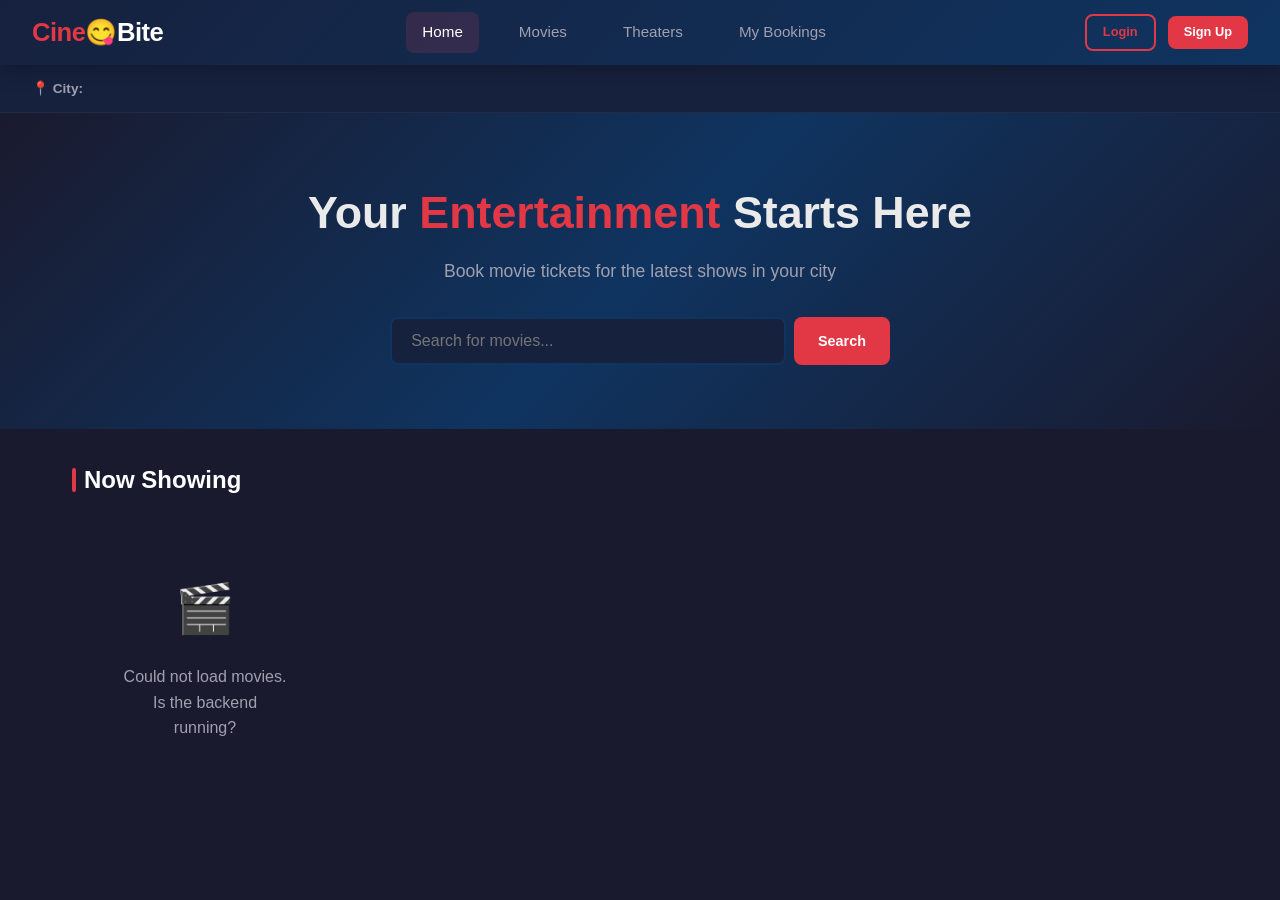
<file: UI/UI/index.html>
<!doctype html>
<html lang="en">
  <head>
    <meta charset="UTF-8" />
    <meta name="viewport" content="width=device-width, initial-scale=1.0" />
    <title>BookMyShow</title>
    <link rel="stylesheet" href="css/style.css" />
  </head>
  <body>
    <!-- NAVBAR -->
    <nav class="navbar">
      <a href="index.html" class="logo">Cine😋<span>Bite</span></a>
      <div class="nav-links">
        <a href="index.html" class="active">Home</a>
        <a href="pages/movies.html">Movies</a>
        <a href="pages/theaters.html">Theaters</a>
        <a href="pages/food.html" class="food-nav-link" style="display:none;">Food & Snacks</a>
        <a href="pages/bookings.html">My Bookings</a>
        <a href="pages/admin.html" class="admin-nav-link">Admin</a>
      </div>
      <div class="nav-user" id="nav-user"></div>
    </nav>

    <!-- CITY BAR -->
    <div class="city-bar" id="city-bar">
      <span
        style="color: var(--text-muted); font-size: 0.85rem; font-weight: 600"
        >📍 City:</span
      >
    </div>

    <!-- HERO -->
    <section class="hero">
      <h1>Your <span>Entertainment</span> Starts Here</h1>
      <p>Book movie tickets for the latest shows in your city</p>
      <div class="search-bar">
        <input
          type="text"
          id="search-input"
          placeholder="Search for movies..."
          oninput="searchMovies()"
        />
        <button class="btn btn-primary" onclick="searchMovies()">Search</button>
      </div>
    </section>

    <!-- MOVIES SECTION -->
    <div class="container">
      <h2 class="section-title">Now Showing</h2>
      <div class="grid grid-4" id="movies-grid"></div>
    </div>

    <script src="js/api.js"></script>
    <script src="js/utils.js"></script>
    <script>
      let allMovies = [];

      async function loadCities() {
        try {
          const cities = await CityAPI.getAll();
          const bar = document.getElementById("city-bar");
          cities.forEach((city, i) => {
            const chip = document.createElement("button");
            chip.className = "city-chip" + (i === 0 ? " active" : "");
            chip.textContent = city.name;
            chip.onclick = () => {
              document
                .querySelectorAll(".city-chip")
                .forEach((c) => c.classList.remove("active"));
              chip.classList.add("active");
              showToast(`City: ${city.name}`, "info");
            };
            bar.appendChild(chip);
          });
        } catch (e) {
          console.log("No cities loaded yet");
        }
      }

      async function loadMovies() {
        showLoading("movies-grid");
        try {
          allMovies = await MovieAPI.getAll();
          renderMovies(allMovies);
        } catch (e) {
          showEmpty(
            "movies-grid",
            "Could not load movies. Is the backend running?",
          );
        }
      }

      function renderMovies(movies) {
        const grid = document.getElementById("movies-grid");
        if (movies.length === 0) {
          showEmpty("movies-grid", "No movies found");
          return;
        }
        grid.innerHTML = movies
          .map(
            (m) => `
                <a href="pages/movie-detail.html?id=${m.id}" class="card">
                    <div class="card-img" style="display:flex;align-items:center;justify-content:center;font-size:4rem;background:linear-gradient(135deg, #1a1a2e, #16213e);">
                        <img src="${m.posterUrl || "assets/default-movie.png"}" alt="${m.title}" style="max-width:100%; max-height:100%; border-radius:4px;" />
                    </div>
                    <div class="card-body">
                        <h3>${m.title}</h3>
                        <p>${m.description || ""}</p>
                        <div style="margin-top:0.5rem; display:flex; gap:0.4rem; flex-wrap:wrap;">
                            ${m.genre ? `<span class="badge badge-genre">${m.genre}</span>` : ""}
                            ${m.language ? `<span class="badge badge-lang">${m.language}</span>` : ""}
                            ${m.rating ? `<span class="badge badge-rating">⭐ ${m.rating}</span>` : ""}
                        </div>
                    </div>
                    <div class="card-footer">
                        <span style="font-size:0.8rem;color:var(--text-muted);">${m.durationMinutes ? m.durationMinutes + " min" : ""}</span>
                        <span class="btn btn-sm btn-primary">Book Now</span>
                    </div>
                </a>
            `,
          )
          .join("");
      }

      function searchMovies() {
        const q = document
          .getElementById("search-input")
          .value.toLowerCase()
          .trim();
        if (!q) {
          renderMovies(allMovies);
          return;
        }
        const filtered = allMovies.filter(
          (m) =>
            m.title.toLowerCase().includes(q) ||
            (m.genre && m.genre.toLowerCase().includes(q)) ||
            (m.language && m.language.toLowerCase().includes(q)),
        );
        renderMovies(filtered);
      }

      loadCities();
      loadMovies();
    </script>
  </body>
</html>
</file>
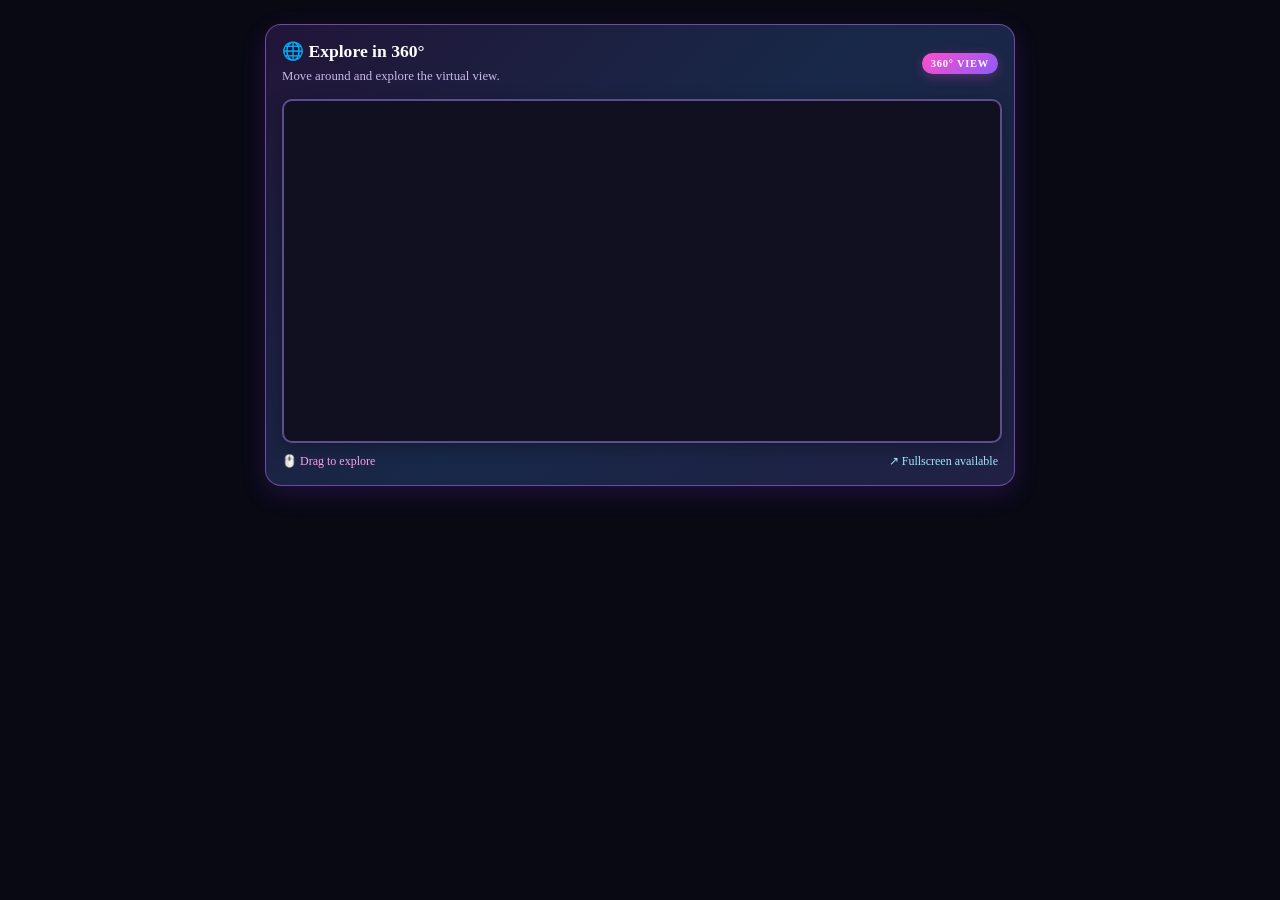
<file: UI/UI/pages/3d.html>
<!DOCTYPE html>
<html lang="en">
<head>
    <meta charset="UTF-8">
    <meta name="viewport" content="width=device-width, initial-scale=1.0">
    <title>Document</title>
    <link rel="stylesheet" href="../css/style2.css">
</head>
<body>
    <!-- <iframe src="https://momento360.com/e/u/cb450de5bfc142aea625adf5da372dce?utm_campaign=embed&amp;utm_source=other&amp;utm_medium=embed&amp;heading=0&amp;pitch=0&amp;field-of-view=75&amp;size=medium&amp;display-plan=true" width="900" height="450" frameborder="0" allowfullscreen="true" marginheight="0" marginwidth="0"></iframe> -->

    <div class="tour-card">
    <div class="tour-header">
        <div>
            <h3>🌐 Explore in 360°</h3>
            <p>Move around and explore the virtual view.</p>
        </div>
        <span class="tour-badge">360° VIEW</span>
    </div>

    <div class="tour-frame">
        <iframe
            src="https://momento360.com/e/u/cb450de5bfc142aea625adf5da372dce?utm_campaign=embed&amp;utm_source=other&amp;utm_medium=embed&amp;heading=0&amp;pitch=0&amp;field-of-view=75&amp;size=medium&amp;display-plan=true"
            title="Interactive 360-degree virtual tour"
            allowfullscreen>
        </iframe>
    </div>

    <div class="tour-footer">
        <span>🖱️ Drag to explore</span>
        <span>↗ Fullscreen available</span>
    </div>
</div>
</body>
</html>
</file>
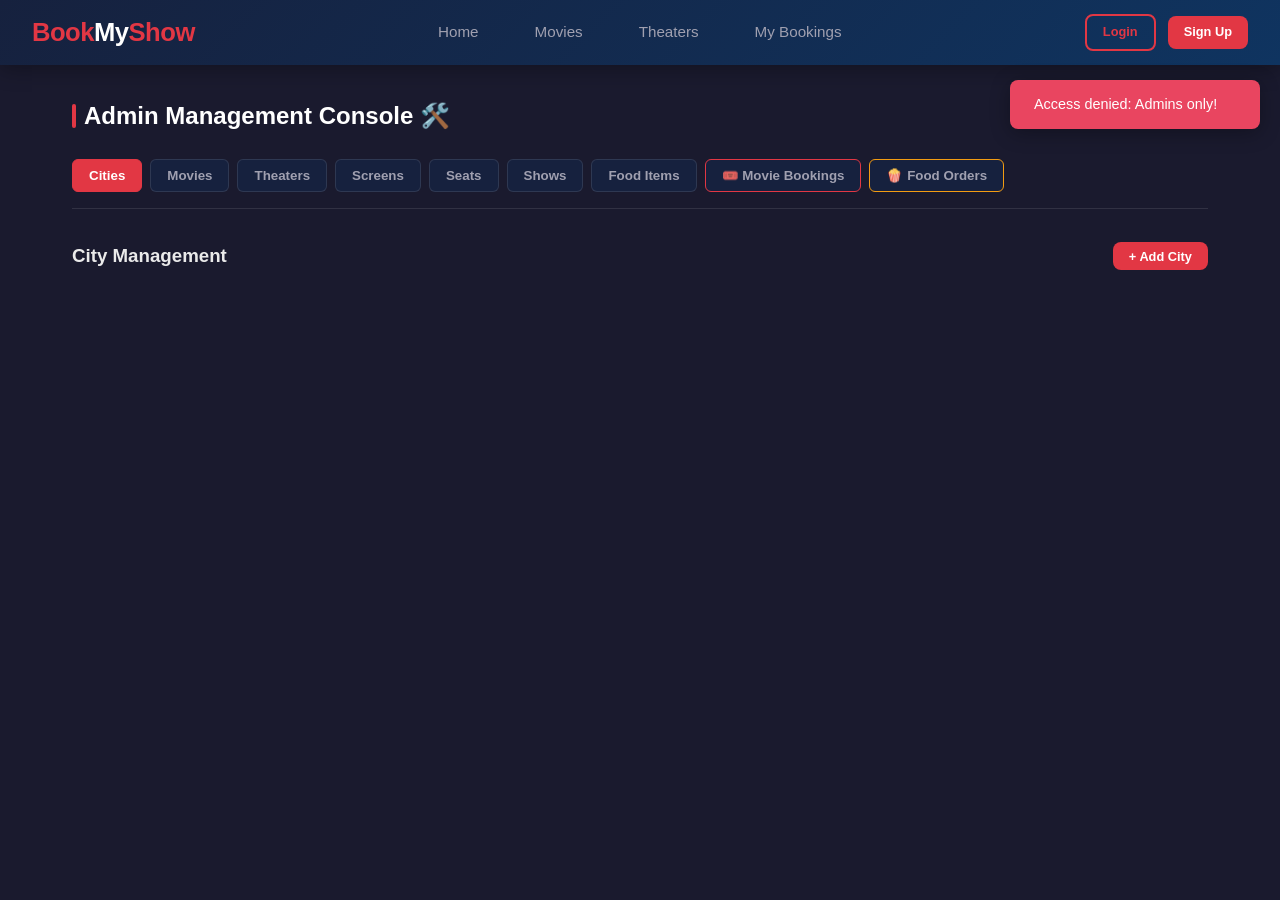
<file: UI/UI/pages/admin.html>
<!DOCTYPE html>
<html lang="en">
<head>
    <meta charset="UTF-8">
    <meta name="viewport" content="width=device-width, initial-scale=1.0">
    <title>Admin Dashboard - BookMyShow</title>
    <link rel="stylesheet" href="../css/style.css">
    <style>
        .admin-nav { display: flex; gap: 0.5rem; flex-wrap: wrap; margin-bottom: 2rem; border-bottom: 1px solid rgba(255,255,255,0.1); padding-bottom: 1rem; }
        .admin-nav .tab-btn { padding: 0.5rem 1rem; border-radius: 6px; background: var(--bg-card); color: var(--text-muted); border: 1px solid rgba(255,255,255,0.1); cursor: pointer; font-weight: 600; }
        .admin-nav .tab-btn.active { background: var(--primary); color: #fff; border-color: var(--primary); }
        .admin-section { display: none; }
        .admin-section.active { display: block; }
    </style>
</head>
<body>

    <nav class="navbar">
        <a href="../index.html" class="logo">Book<span>My</span>Show</a>
        <div class="nav-links">
            <a href="../index.html">Home</a>
            <a href="movies.html">Movies</a>
            <a href="theaters.html">Theaters</a>
            <a href="food.html" class="food-nav-link" style="display:none;">Food & Snacks</a>
            <a href="bookings.html">My Bookings</a>
            <a href="admin.html" class="active admin-nav-link">Admin</a>
        </div>
        <div class="nav-user" id="nav-user"></div>
    </nav>

    <div class="container" style="padding-top:2rem; padding-bottom:4rem;">
        <h2 class="section-title">Admin Management Console 🛠️</h2>

        <div class="admin-nav">
            <button class="tab-btn active" onclick="switchAdminTab('cities')">Cities</button>
            <button class="tab-btn" onclick="switchAdminTab('movies')">Movies</button>
            <button class="tab-btn" onclick="switchAdminTab('theaters')">Theaters</button>
            <button class="tab-btn" onclick="switchAdminTab('screens')">Screens</button>
            <button class="tab-btn" onclick="switchAdminTab('seats')">Seats</button>
            <button class="tab-btn" onclick="switchAdminTab('shows')">Shows</button>
            <button class="tab-btn" onclick="switchAdminTab('food')">Food Items</button>
            <button class="tab-btn" onclick="switchAdminTab('movie-bookings')" style="border-color:var(--primary);">🎟️ Movie Bookings</button>
            <button class="tab-btn" onclick="switchAdminTab('food-orders')" style="border-color:var(--warning);">🍿 Food Orders</button>
        </div>

        <!-- CITIES TAB -->
        <div id="tab-cities" class="admin-section active">
            <div style="display:flex; justify-content:space-between; align-items:center; margin-bottom:1rem;">
                <h3>City Management</h3>
                <button class="btn btn-primary btn-sm" onclick="openModal('add-city-modal')">+ Add City</button>
            </div>
            <div id="cities-table"></div>
        </div>

        <!-- MOVIES TAB -->
        <div id="tab-movies" class="admin-section">
            <div style="display:flex; justify-content:space-between; align-items:center; margin-bottom:1rem;">
                <h3>Movie Management</h3>
                <button class="btn btn-primary btn-sm" onclick="openModal('add-movie-modal')">+ Add Movie</button>
            </div>
            <div id="movies-table"></div>
        </div>

        <!-- THEATERS TAB -->
        <div id="tab-theaters" class="admin-section">
            <div style="display:flex; justify-content:space-between; align-items:center; margin-bottom:1rem;">
                <h3>Theater Management</h3>
                <button class="btn btn-primary btn-sm" onclick="openModal('add-theater-modal')">+ Add Theater</button>
            </div>
            <div id="theaters-table"></div>
        </div>

        <!-- SCREENS TAB -->
        <div id="tab-screens" class="admin-section">
            <div style="display:flex; justify-content:space-between; align-items:center; margin-bottom:1rem;">
                <h3>Screen Management</h3>
                <button class="btn btn-primary btn-sm" onclick="openModal('add-screen-modal')">+ Add Screen</button>
            </div>
            <div id="screens-table"></div>
        </div>

        <!-- SEATS TAB -->
        <div id="tab-seats" class="admin-section">
            <div style="display:flex; justify-content:space-between; align-items:center; margin-bottom:1rem;">
                <h3>Seat Configuration</h3>
                <button class="btn btn-primary btn-sm" onclick="openModal('add-seat-modal')">+ Add Seat</button>
            </div>
            <div class="form-group" style="max-width:300px;">
                <label>Filter by Screen</label>
                <select id="seat-screen-filter" onchange="loadSeatsForScreen()"></select>
            </div>
            <div id="seats-table"></div>
        </div>

        <!-- SHOWS TAB -->
        <div id="tab-shows" class="admin-section">
            <div style="display:flex; justify-content:space-between; align-items:center; margin-bottom:1rem;">
                <h3>Show Scheduling</h3>
                <button class="btn btn-primary btn-sm" onclick="openModal('add-show-modal')">+ Schedule Show</button>
            </div>
            <div id="shows-table"></div>
        </div>

        <!-- FOOD ITEMS TAB -->
        <div id="tab-food" class="admin-section">
            <div style="display:flex; justify-content:space-between; align-items:center; margin-bottom:1rem;">
                <h3>Food Menu Management</h3>
                <button class="btn btn-primary btn-sm" onclick="openModal('add-food-modal')">+ Add Snack Item</button>
            </div>
            <div id="food-table"></div>
        </div>

        <!-- NEW TAB: MOVIE BOOKINGS -->
        <div id="tab-movie-bookings" class="admin-section">
            <div style="display:flex; justify-content:space-between; align-items:center; margin-bottom:1rem;">
                <h3>All Ticket Bookings Across Platform</h3>
                <button class="btn btn-outline btn-sm" onclick="loadAllMovieBookings()">🔄 Refresh</button>
            </div>
            <div id="movie-bookings-table"></div>
        </div>

        <!-- NEW TAB: FOOD ORDERS -->
        <div id="tab-food-orders" class="admin-section">
            <div style="display:flex; justify-content:space-between; align-items:center; margin-bottom:1rem;">
                <h3>All Food & Beverage Delivery Orders</h3>
                <button class="btn btn-outline btn-sm" onclick="loadAllFoodOrders()">🔄 Refresh</button>
            </div>
            <div id="food-orders-table"></div>
        </div>
    </div>

    <!-- ADD CITY MODAL -->
    <div class="modal-overlay" id="add-city-modal">
        <div class="modal">
            <button class="modal-close" onclick="closeModal('add-city-modal')">&times;</button>
            <h2>Add City</h2>
            <form onsubmit="handleAddCity(event)">
                <div class="form-group"><label>City Name</label><input type="text" id="city-name" required></div>
                <div class="form-group"><label>State</label><input type="text" id="city-state" required></div>
                <button class="btn btn-primary btn-block">Save City</button>
            </form>
        </div>
    </div>

    <!-- ADD MOVIE MODAL -->
    <div class="modal-overlay" id="add-movie-modal">
        <div class="modal">
            <button class="modal-close" onclick="closeModal('add-movie-modal')">&times;</button>
            <h2>Add Movie</h2>
            <form onsubmit="handleAddMovie(event)">
                <div class="form-group"><label>Title</label><input type="text" id="m-title" required></div>
                <div class="form-group"><label>Genre</label><input type="text" id="m-genre" placeholder="Action, Drama" required></div>
                <div class="form-group"><label>Language</label><input type="text" id="m-lang" placeholder="English, Hindi" required></div>
                <div class="form-group"><label>Duration (mins)</label><input type="number" id="m-dur" required></div>
                <div class="form-group"><label>Rating</label><input type="number" step="0.1" id="m-rating" required></div>
                <div class="form-group"><label>Release Date</label><input type="date" id="m-date" required></div>
                <div class="form-group"><label>Poster URL</label><input type="url" id="m-poster" required></div>
                <div class="form-group"><label>Description</label><textarea id="m-desc" rows="3" required></textarea></div>
                <button class="btn btn-primary btn-block">Save Movie</button>
            </form>
        </div>
    </div>

    <!-- ADD THEATER MODAL -->
    <div class="modal-overlay" id="add-theater-modal">
        <div class="modal">
            <button class="modal-close" onclick="closeModal('add-theater-modal')">&times;</button>
            <h2>Add Theater</h2>
            <form onsubmit="handleAddTheater(event)">
                <div class="form-group"><label>Theater Name</label><input type="text" id="t-name" required></div>
                <div class="form-group"><label>Address</label><input type="text" id="t-addr" required></div>
                <div class="form-group"><label>City</label><select id="t-city" required></select></div>
                <button class="btn btn-primary btn-block">Save Theater</button>
            </form>
        </div>
    </div>

    <!-- ADD SCREEN MODAL -->
    <div class="modal-overlay" id="add-screen-modal">
        <div class="modal">
            <button class="modal-close" onclick="closeModal('add-screen-modal')">&times;</button>
            <h2>Add Screen</h2>
            <form onsubmit="handleAddScreen(event)">
                <div class="form-group"><label>Theater</label><select id="s-theater" required></select></div>
                <div class="form-group"><label>Screen Name</label><input type="text" id="s-name" placeholder="Audi 1, IMAX Screen" required></div>
                <div class="form-group"><label>Total Seats</label><input type="number" id="s-seats" required></div>
                <button class="btn btn-primary btn-block">Save Screen</button>
            </form>
        </div>
    </div>

    <!-- ADD SEAT MODAL -->
    <div class="modal-overlay" id="add-seat-modal">
        <div class="modal">
            <button class="modal-close" onclick="closeModal('add-seat-modal')">&times;</button>
            <h2>Add Seat</h2>
            <form onsubmit="handleAddSeat(event)">
                <div class="form-group"><label>Screen</label><select id="seat-screen-select" required></select></div>
                <div class="form-group"><label>Seat Number</label><input type="text" id="seat-num" placeholder="A1" required></div>
                <div class="form-group"><label>Row</label><input type="text" id="seat-row" placeholder="A" required></div>
                <div class="form-group"><label>Column</label><input type="number" id="seat-col" placeholder="1" required></div>
                <div class="form-group"><label>Type</label>
                    <select id="seat-type">
                        <option value="REGULAR">REGULAR</option>
                        <option value="PREMIUM">PREMIUM</option>
                        <option value="RECLINER">RECLINER</option>
                    </select>
                </div>
                <button class="btn btn-primary btn-block">Save Seat</button>
            </form>
        </div>
    </div>

    <!-- ADD SHOW MODAL -->
    <div class="modal-overlay" id="add-show-modal">
        <div class="modal">
            <button class="modal-close" onclick="closeModal('add-show-modal')">&times;</button>
            <h2>Schedule Show</h2>
            <form onsubmit="handleAddShow(event)">
                <div class="form-group"><label>Movie</label><select id="show-movie" required></select></div>
                <div class="form-group"><label>Screen</label><select id="show-screen" required></select></div>
                <div class="form-group"><label>Date</label><input type="date" id="show-date" required></div>
                <div class="form-group"><label>Start Time</label><input type="time" id="show-start" required></div>
                <div class="form-group"><label>End Time</label><input type="time" id="show-end" required></div>
                <div class="form-group"><label>Ticket Price (₹)</label><input type="number" id="show-price" required></div>
                <button class="btn btn-primary btn-block">Save Show</button>
            </form>
        </div>
    </div>

    <!-- ADD FOOD MODAL -->
    <div class="modal-overlay" id="add-food-modal">
        <div class="modal">
            <button class="modal-close" onclick="closeModal('add-food-modal')">&times;</button>
            <h2>Add Snack Item</h2>
            <form onsubmit="handleAddFood(event)">
                <div class="form-group"><label>Item Name</label><input type="text" id="f-name" required></div>
                <div class="form-group"><label>Category</label><input type="text" id="f-cat" placeholder="Popcorn, Beverage, Combos" required></div>
                <div class="form-group"><label>Price (₹)</label><input type="number" id="f-price" required></div>
                <div class="form-group"><label>Image URL</label><input type="url" id="f-img" required></div>
                <div class="form-group"><label>Description</label><textarea id="f-desc" rows="2"></textarea></div>
                <button class="btn btn-primary btn-block">Save Snack</button>
            </form>
        </div>
    </div>

    <script src="../js/api.js"></script>
    <script src="../js/utils.js"></script>
    <script>
        // 1. ROUTE GUARD: Enforce Admin Role Access
        document.addEventListener('DOMContentLoaded', () => {
            const user = getLoggedInUser();
            if (!user || user.role !== 'ADMIN') {
                showToast('Access denied: Admins only!', 'error');
                setTimeout(() => window.location.href = '../index.html', 1000);
                return;
            }
            initAdminDashboard();
        });

        function switchAdminTab(tabKey) {
            document.querySelectorAll('.admin-nav .tab-btn').forEach(b => b.classList.remove('active'));
            document.querySelectorAll('.admin-section').forEach(s => s.classList.remove('active'));

            const targetBtn = Array.from(document.querySelectorAll('.admin-nav .tab-btn'))
                .find(b => b.getAttribute('onclick').includes(tabKey));
            if (targetBtn) targetBtn.classList.add('active');

            const targetSection = document.getElementById(`tab-${tabKey}`);
            if (targetSection) targetSection.classList.add('active');

            if (tabKey === 'movie-bookings') loadAllMovieBookings();
            if (tabKey === 'food-orders') loadAllFoodOrders();
        }

        async function initAdminDashboard() {
            await Promise.all([
                loadCities(),
                loadMovies(),
                loadTheaters(),
                loadScreens(),
                loadShows(),
                loadFood()
            ]);
        }

        // ================= NEW TAB 1: MOVIE BOOKINGS =================
        async function loadAllMovieBookings() {
            const tableDiv = document.getElementById('movie-bookings-table');
            showLoading('movie-bookings-table');
            try {
                const bookings = await BookingAPI.getAll();
                if (!bookings || bookings.length === 0) {
                    tableDiv.innerHTML = '<div class="empty-state"><p>No movie bookings placed yet</p></div>';
                    return;
                }

                let html = `
                    <table class="data-table">
                        <thead>
                            <tr>
                                <th>Booking ID</th>
                                <th>Customer</th>
                                <th>Movie</th>
                                <th>Theater & Audi</th>
                                <th>Show Timing</th>
                                <th>Seats</th>
                                <th>Total (₹)</th>
                                <th>Status</th>
                                <th>Booked At</th>
                            </tr>
                        </thead>
                        <tbody>
                `;

                bookings.forEach(b => {
                    const seatNumbers = (b.seats || []).map(s => s.seatNumber).join(', ');
                    const statusColor = b.status === 'CONFIRMED' ? 'var(--success)' : 'var(--danger)';
                    const bookedTime = b.bookedAt ? new Date(b.bookedAt).toLocaleString() : 'N/A';

                    html += `
                        <tr>
                            <td><strong>#${b.id}</strong></td>
                            <td>
                                <div><strong>${b.user?.name || 'Customer'}</strong></div>
                                <small style="color:var(--text-muted);">${b.user?.email || ''}</small>
                            </td>
                            <td>${b.show?.movie?.title || 'Movie'}</td>
                            <td>${b.show?.screen?.theater?.name || 'Theater'} (${b.show?.screen?.name || ''})</td>
                            <td>${b.show?.showDate || ''} ${b.show?.startTime || ''}</td>
                            <td><span class="badge" style="background:rgba(255,255,255,0.1);">${seatNumbers || 'None'}</span></td>
                            <td><strong>₹${b.totalPrice || 0}</strong></td>
                            <td><span style="color:${statusColor}; font-weight:700;">${b.status}</span></td>
                            <td><small style="color:var(--text-muted);">${bookedTime}</small></td>
                        </tr>
                    `;
                });

                html += '</tbody></table>';
                tableDiv.innerHTML = html;
            } catch (e) {
                tableDiv.innerHTML = '<div class="empty-state"><p>Error loading movie bookings</p></div>';
            }
        }

        // ================= NEW TAB 2: FOOD ORDERS =================
        async function loadAllFoodOrders() {
    const tableDiv = document.getElementById('food-orders-table');
    showLoading('food-orders-table');
    try {
        const orders = await FoodAPII.getAllOrders();
        if (!orders || orders.length === 0) {
            tableDiv.innerHTML = '<div class="empty-state"><p>No food orders placed yet</p></div>';
            return;
        }

        let html = `
            <table class="data-table">
                <thead>
                    <tr>
                        <th>Order ID</th>
                        <th>Customer</th>
                        <th>Booking ID</th>
                        <th>Delivery Seat</th>
                        <th>Delivery Timing</th>
                        <th>Items Ordered</th>
                        <th>Amount</th>
                        <th>Status</th>
                        <th>Order Time</th>
                    </tr>
                </thead>
                <tbody>
        `;

        orders.forEach(o => {
            const itemsStr = (o.items || []).map(i => `${i.foodItem?.name || 'Item'} (x${i.quantity})`).join(', ');
            const orderDate = o.createdAt ? new Date(o.createdAt).toLocaleString() : 'N/A';

            html += `
                <tr>
                    <td><strong>#${o.id}</strong></td>
                    <td>
                        <div><strong>${o.user?.name || 'User'}</strong></div>
                        <small style="color:var(--text-muted);">${o.user?.email || ''}</small>
                    </td>
                    <td>#${o.booking?.id || 'N/A'}</td>
                    <td><span class="badge" style="background:rgba(52,152,219,0.2);color:#3498db;">${o.seatNumber}</span></td>
                    <td><strong style="color:var(--warning);">${o.deliveryTime || 'In 20 mins'}</strong></td>
                    <td>${itemsStr || 'None'}</td>
                    <td><strong style="color:var(--success);">₹${o.totalAmount || 0}</strong></td>
                    <td><span class="badge" style="background:rgba(46,204,113,0.2);color:var(--success);">${o.status || 'CONFIRMED'}</span></td>
                    <td><small style="color:var(--text-muted);">${orderDate}</small></td>
                </tr>
            `;
        });

        html += '</tbody></table>';
        tableDiv.innerHTML = html;
    } catch (e) {
        console.error("Food orders error:", e);
        tableDiv.innerHTML = `<div class="empty-state"><p style="color:var(--danger)">Error: ${e.message || 'Error loading food orders'}</p></div>`;
    }
}

        // ================= CRUD: CITIES =================
        async function loadCities() {
            const cities = await CityAPI.getAll();
            let html = '<table class="data-table"><thead><tr><th>ID</th><th>City</th><th>State</th><th>Actions</th></tr></thead><tbody>';
            cities.forEach(c => html += `<tr><td>${c.id}</td><td>${c.name}</td><td>${c.state || ''}</td><td><button class="btn btn-sm btn-danger" onclick="deleteCity(${c.id})">Delete</button></td></tr>`);
            html += '</tbody></table>';
            document.getElementById('cities-table').innerHTML = cities.length ? html : '<div class="empty-state"><p>No cities added</p></div>';
            const cityOpts = '<option value="">Select City</option>' + cities.map(c => `<option value="${c.id}">${c.name}</option>`).join('');
            document.getElementById('t-city').innerHTML = cityOpts;
        }

        async function handleAddCity(e) {
            e.preventDefault();
            await CityAPI.add({ name: document.getElementById('city-name').value, state: document.getElementById('city-state').value });
            showToast('City added', 'success');
            closeModal('add-city-modal');
            loadCities();
        }

        async function deleteCity(id) {
            if (!confirm('Delete city?')) return;
            await CityAPI.delete(id);
            showToast('City deleted', 'success');
            loadCities();
        }

        // ================= CRUD: MOVIES =================
        async function loadMovies() {
            const movies = await MovieAPI.getAll();
            let html = '<table class="data-table"><thead><tr><th>ID</th><th>Title</th><th>Genre</th><th>Language</th><th>Duration</th><th>Rating</th><th>Actions</th></tr></thead><tbody>';
            movies.forEach(m => html += `<tr><td>${m.id}</td><td>${m.title}</td><td>${m.genre}</td><td>${m.language}</td><td>${m.durationMinutes}m</td><td>★ ${m.rating}</td><td><button class="btn btn-sm btn-danger" onclick="deleteMovie(${m.id})">Delete</button></td></tr>`);
            html += '</tbody></table>';
            document.getElementById('movies-table').innerHTML = movies.length ? html : '<div class="empty-state"><p>No movies added</p></div>';
            document.getElementById('show-movie').innerHTML = '<option value="">Select Movie</option>' + movies.map(m => `<option value="${m.id}">${m.title}</option>`).join('');
        }

        async function handleAddMovie(e) {
            e.preventDefault();
            await MovieAPI.add({
                title: document.getElementById('m-title').value,
                genre: document.getElementById('m-genre').value,
                language: document.getElementById('m-lang').value,
                durationMinutes: parseInt(document.getElementById('m-dur').value),
                rating: parseFloat(document.getElementById('m-rating').value),
                releaseDate: document.getElementById('m-date').value,
                posterUrl: document.getElementById('m-poster').value,
                description: document.getElementById('m-desc').value
            });
            showToast('Movie added', 'success');
            closeModal('add-movie-modal');
            loadMovies();
        }

        async function deleteMovie(id) {
            if (!confirm('Delete movie?')) return;
            await MovieAPI.delete(id);
            showToast('Movie deleted', 'success');
            loadMovies();
        }

        // ================= CRUD: THEATERS =================
        async function loadTheaters() {
            const theaters = await TheaterAPI.getAll();
            let html = '<table class="data-table"><thead><tr><th>ID</th><th>Theater</th><th>Address</th><th>City</th><th>Actions</th></tr></thead><tbody>';
            theaters.forEach(t => html += `<tr><td>${t.id}</td><td>${t.name}</td><td>${t.address || ''}</td><td>${t.city?.name || ''}</td><td><button class="btn btn-sm btn-danger" onclick="deleteTheater(${t.id})">Delete</button></td></tr>`);
            html += '</tbody></table>';
            document.getElementById('theaters-table').innerHTML = theaters.length ? html : '<div class="empty-state"><p>No theaters added</p></div>';
            document.getElementById('s-theater').innerHTML = '<option value="">Select Theater</option>' + theaters.map(t => `<option value="${t.id}">${t.name} (${t.city?.name || ''})</option>`).join('');
        }

        async function handleAddTheater(e) {
            e.preventDefault();
            await TheaterAPI.add({
                name: document.getElementById('t-name').value,
                address: document.getElementById('t-addr').value,
                cityId: parseInt(document.getElementById('t-city').value)
            });
            showToast('Theater added', 'success');
            closeModal('add-theater-modal');
            loadTheaters();
        }

        async function deleteTheater(id) {
            if (!confirm('Delete theater?')) return;
            await TheaterAPI.delete(id);
            showToast('Theater deleted', 'success');
            loadTheaters();
        }

        // ================= CRUD: SCREENS =================
        async function loadScreens() {
            const screens = await ScreenAPI.getAll();
            let html = '<table class="data-table"><thead><tr><th>ID</th><th>Screen</th><th>Seats</th><th>Theater</th><th>Actions</th></tr></thead><tbody>';
            screens.forEach(s => html += `<tr><td>${s.id}</td><td>${s.name}</td><td>${s.totalSeats}</td><td>${s.theater?.name || ''}</td><td><button class="btn btn-sm btn-danger" onclick="deleteScreen(${s.id})">Delete</button></td></tr>`);
            html += '</tbody></table>';
            document.getElementById('screens-table').innerHTML = screens.length ? html : '<div class="empty-state"><p>No screens added</p></div>';

            const opts = '<option value="">Select Screen</option>' + screens.map(s => `<option value="${s.id}">${s.name} — ${s.theater?.name || ''}</option>`).join('');
            document.getElementById('seat-screen-filter').innerHTML = opts;
            document.getElementById('seat-screen-select').innerHTML = opts;
            document.getElementById('show-screen').innerHTML = opts;
        }

        async function handleAddScreen(e) {
            e.preventDefault();
            await ScreenAPI.add({
                theaterId: parseInt(document.getElementById('s-theater').value),
                name: document.getElementById('s-name').value,
                totalSeats: parseInt(document.getElementById('s-seats').value)
            });
            showToast('Screen added', 'success');
            closeModal('add-screen-modal');
            loadScreens();
        }

        async function deleteScreen(id) {
            if (!confirm('Delete screen?')) return;
            await ScreenAPI.delete(id);
            showToast('Screen deleted', 'success');
            loadScreens();
        }

        // ================= CRUD: SEATS =================
        async function loadSeatsForScreen() {
            const screenId = document.getElementById('seat-screen-filter').value;
            if (!screenId) { document.getElementById('seats-table').innerHTML = ''; return; }
            const seats = await SeatAPI.getByScreen(screenId);
            let html = '<table class="data-table"><thead><tr><th>ID</th><th>Seat Number</th><th>Row</th><th>Col</th><th>Type</th><th>Actions</th></tr></thead><tbody>';
            seats.forEach(s => html += `<tr><td>${s.id}</td><td>${s.seatNumber}</td><td>${s.row}</td><td>${s.col}</td><td>${s.seatType}</td><td><button class="btn btn-sm btn-danger" onclick="deleteSeat(${s.id})">Delete</button></td></tr>`);
            html += '</tbody></table>';
            document.getElementById('seats-table').innerHTML = seats.length ? html : '<div class="empty-state"><p>No seats added for this screen</p></div>';
        }

        async function handleAddSeat(e) {
            e.preventDefault();
            await SeatAPI.add({
                screenId: parseInt(document.getElementById('seat-screen-select').value),
                seatNumber: document.getElementById('seat-num').value,
                row: document.getElementById('seat-row').value,
                col: parseInt(document.getElementById('seat-col').value),
                seatType: document.getElementById('seat-type').value
            });
            showToast('Seat added', 'success');
            closeModal('add-seat-modal');
            loadSeatsForScreen();
        }

        async function deleteSeat(id) {
            if (!confirm('Delete seat?')) return;
            await SeatAPI.delete(id);
            showToast('Seat deleted', 'success');
            loadSeatsForScreen();
        }

        // ================= CRUD: SHOWS =================
        async function loadShows() {
            const shows = await ShowAPI.getAll();
            let html = '<table class="data-table"><thead><tr><th>ID</th><th>Movie</th><th>Screen</th><th>Date</th><th>Timing</th><th>Price</th><th>Actions</th></tr></thead><tbody>';
            shows.forEach(s => html += `<tr><td>${s.id}</td><td>${s.movie?.title}</td><td>${s.screen?.name} (${s.screen?.theater?.name})</td><td>${s.showDate}</td><td>${s.startTime}-${s.endTime}</td><td>₹${s.ticketPrice}</td><td><button class="btn btn-sm btn-danger" onclick="deleteShow(${s.id})">Delete</button></td></tr>`);
            html += '</tbody></table>';
            document.getElementById('shows-table').innerHTML = shows.length ? html : '<div class="empty-state"><p>No shows scheduled</p></div>';
        }

        async function handleAddShow(e) {
            e.preventDefault();
            await ShowAPI.add({
                movieId: parseInt(document.getElementById('show-movie').value),
                screenId: parseInt(document.getElementById('show-screen').value),
                showDate: document.getElementById('show-date').value,
                startTime: document.getElementById('show-start').value,
                endTime: document.getElementById('show-end').value,
                ticketPrice: parseFloat(document.getElementById('show-price').value)
            });
            showToast('Show scheduled', 'success');
            closeModal('add-show-modal');
            loadShows();
        }

        async function deleteShow(id) {
            if (!confirm('Delete show?')) return;
            await ShowAPI.delete(id);
            showToast('Show deleted', 'success');
            loadShows();
        }

        // ================= CRUD: FOOD MENU =================
        async function loadFood() {
            const items = await FoodAPI.getAllItems();
            let html = '<table class="data-table"><thead><tr><th>ID</th><th>Item</th><th>Category</th><th>Price</th><th>Actions</th></tr></thead><tbody>';
            items.forEach(f => html += `<tr><td>${f.id}</td><td>${f.name}</td><td>${f.category}</td><td>₹${f.price}</td><td><button class="btn btn-sm btn-danger" onclick="deleteFood(${f.id})">Delete</button></td></tr>`);
            html += '</tbody></table>';
            document.getElementById('food-table').innerHTML = items.length ? html : '<div class="empty-state"><p>No food items added</p></div>';
        }

        async function handleAddFood(e) {
            e.preventDefault();
            await FoodAPI.addItem({
                name: document.getElementById('f-name').value,
                category: document.getElementById('f-cat').value,
                price: parseFloat(document.getElementById('f-price').value),
                imageUrl: document.getElementById('f-img').value,
                description: document.getElementById('f-desc').value,
                available: true
            });
            showToast('Snack added', 'success');
            closeModal('add-food-modal');
            loadFood();
        }

        async function deleteFood(id) {
            if (!confirm('Delete food item?')) return;
            await FoodAPI.deleteItem(id);
            showToast('Snack deleted', 'success');
            loadFood();
        }
    </script>
</body>
</html>
</file>
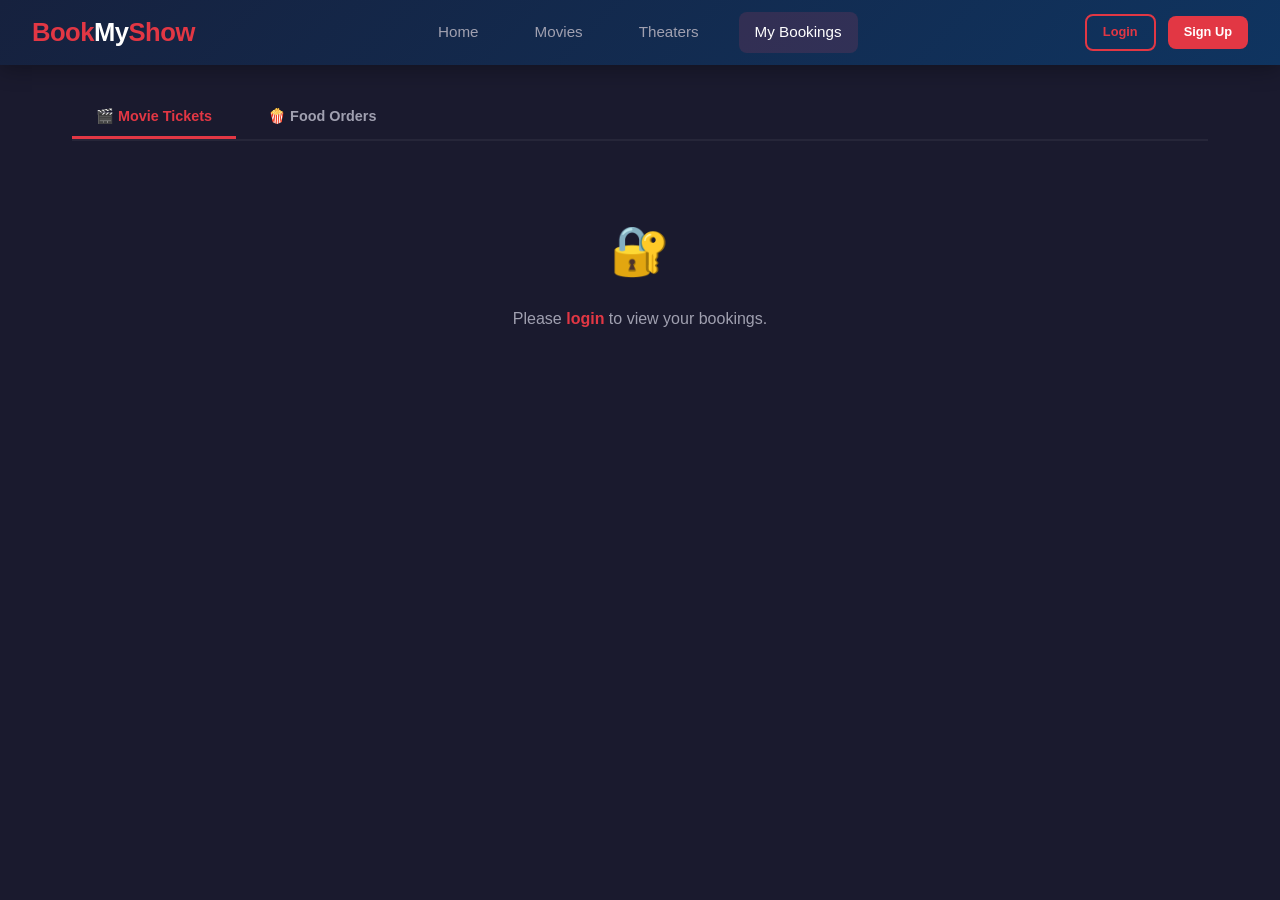
<file: UI/UI/pages/bookings.html>
<!-- <!DOCTYPE html>
<html lang="en">
<head>
    <meta charset="UTF-8">
    <meta name="viewport" content="width=device-width, initial-scale=1.0">
    <title>My Bookings - BookMyShow</title>
    <link rel="stylesheet" href="../css/style.css">
</head>
<body>

    <nav class="navbar">
        <a href="../index.html" class="logo">Cine😋<span>Bite</span></a>
        <div class="nav-links">
            <a href="../index.html">Home</a>
            <a href="movies.html">Movies</a>
            <a href="theaters.html">Theaters</a>
            <a href="food.html" class="food-nav-link" style="display:none;">Food & Snacks</a>
            <a href="bookings.html" class="active">My Bookings</a>
        </div>
        <div class="nav-user" id="nav-user"></div>
    </nav>

    <div class="container">
        <h2 class="section-title">My Bookings</h2>
        <div id="bookings-list" style="display:flex; flex-direction:column; gap:1rem;"></div>
    </div>

    <script src="../js/api.js"></script>
    <script src="../js/utils.js"></script>
    <script>
        async function loadBookings() {
            const user = getLoggedInUser();
            if (!user) {
                document.getElementById('bookings-list').innerHTML = `
                    <div class="empty-state">
                        <div class="icon">🔐</div>
                        <p>Please <a href="login.html" style="color:var(--primary);font-weight:700;">login</a> to view your bookings.</p>
                    </div>`;
                return;
            }

            showLoading('bookings-list');
            try {
                const bookings = await BookingAPI.getByUser(user.id);
                if (bookings.length === 0) {
                    showEmpty('bookings-list', 'No bookings yet. Go book some movies! 🎬');
                    return;
                }

                document.getElementById('bookings-list').innerHTML = bookings.map(b => `
                    <div class="card" style="border: ${b.status === 'CANCELLED' ? '1px solid rgba(233,69,96,0.3)' : '1px solid rgba(46,204,113,0.3)'};">
                        <div class="card-body" style="display:flex; justify-content:space-between; align-items:flex-start; flex-wrap:wrap; gap:1rem;">
                            <div>
                                <h3 style="margin-bottom:0.3rem;">🎬 ${b.show?.movie?.title || 'Movie'}</h3>
                                <p style="color:var(--text-muted); font-size:0.85rem;">
                                    🏛️ ${b.show?.screen?.theater?.name || ''} — ${b.show?.screen?.name || ''}<br>
                                    📅 ${b.show?.showDate || ''} &nbsp; 🕐 ${b.show?.startTime || ''}<br>
                                    💺 Seats: ${b.seats ? b.seats.map(s => s.seatNumber).join(', ') : 'N/A'}<br>
                                    🕑 Booked: ${b.bookedAt ? new Date(b.bookedAt).toLocaleString() : ''}
                                </p>
                            </div>
                            <div style="text-align:right;">
                                <div style="font-size:1.3rem; font-weight:700; color:${b.status === 'CANCELLED' ? 'var(--accent)' : 'var(--success)'};">
                                    ₹${b.totalPrice || 0}
                                </div>
                                <span class="badge" style="background:${b.status === 'CANCELLED' ? 'rgba(233,69,96,0.2);color:var(--accent)' : 'rgba(46,204,113,0.2);color:var(--success)'};">
                                    ${b.status}
                                </span>
                                ${b.status === 'CONFIRMED' ? `
                                    <br><button class="btn btn-sm btn-danger" style="margin-top:0.5rem;" onclick="cancelBooking(${b.id})">Cancel</button>
                                ` : ''}
                            </div>
                        </div>
                    </div>
                `).join('');
            } catch (e) {
                showEmpty('bookings-list', 'Could not load bookings');
            }
        }

        async function cancelBooking(id) {
            if (!confirm('Are you sure you want to cancel this booking?')) return;
            try {
                await BookingAPI.cancel(id);
                showToast('Booking cancelled', 'success');
                loadBookings();
            } catch (e) {
                showToast(e.message, 'error');
            }
        }

        loadBookings();
    </script>
</body>
</html> -->




<!DOCTYPE html>
<html lang="en">
<head>
    <meta charset="UTF-8">
    <meta name="viewport" content="width=device-width, initial-scale=1.0">
    <title>My Bookings & Orders - BookMyShow</title>
    <link rel="stylesheet" href="../css/style.css">
    <script src="https://checkout.razorpay.com/v1/checkout.js"></script>
    <style>
        .order-badge {
            background: rgba(46, 204, 113, 0.15);
            color: var(--success);
            padding: 0.25rem 0.6rem;
            border-radius: 6px;
            font-size: 0.8rem;
            font-weight: 600;
        }
        .order-item-chip {
            display: inline-block;
            background: rgba(255, 255, 255, 0.05);
            padding: 0.25rem 0.6rem;
            border-radius: 4px;
            margin: 0.2rem;
            font-size: 0.8rem;
            color: var(--text);
        }
    </style>
</head>
<body>

    <nav class="navbar">
        <a href="../index.html" class="logo">Book<span>My</span>Show</a>
        <div class="nav-links">
            <a href="../index.html">Home</a>
            <a href="movies.html">Movies</a>
            <a href="theaters.html">Theaters</a>
            <a href="food.html" class="food-nav-link" style="display:none;">Food & Snacks</a>
            <a href="bookings.html" class="active">My Bookings</a>
            <a href="admin.html" class="admin-nav-link">Admin</a>
        </div>
        <div class="nav-user" id="nav-user"></div>
    </nav>

    <div class="container">
        <!-- TABS FOR SWITCHING -->
        <div class="tabs">
            <button class="tab active" onclick="switchBookingTab('movies', this)">🎬 Movie Tickets</button>
            <button class="tab" onclick="switchBookingTab('food', this)">🍿 Food Orders</button>
        </div>

        <!-- TAB 1: MOVIE TICKETS -->
        <div id="tab-movies">
            <div id="bookings-list" style="display:flex; flex-direction:column; gap:1rem;"></div>
        </div>

        <!-- TAB 2: FOOD ORDERS -->
        <div id="tab-food" style="display:none;">
            <div id="food-orders-list" style="display:flex; flex-direction:column; gap:1rem;"></div>
        </div>
    </div>

    <!-- Add this modal at the bottom of bookings.html right before <script> -->
<div class="modal-overlay" id="reschedule-modal">
    <!-- Inside reschedule-modal in bookings.html -->
<div id="reschedule-price-box" style="display:none; background:var(--bg-dark); padding:1rem; border-radius:8px; margin-top:1rem; border:1px solid rgba(255,255,255,0.08);">
    <div class="summary-row"><span>Original Booking:</span><span id="resched-old-price">₹0</span></div>
    <div class="summary-row"><span>New Show Price:</span><span id="resched-new-price">₹0</span></div>
    <div class="summary-row" id="resched-diff-row" style="font-weight:700;">
        <span id="resched-diff-label">Difference:</span>
        <span id="resched-diff-amount">₹0</span>
    </div>
    
    <!-- Option to use points if extra amount is needed -->
    <div id="resched-points-opt" style="display:none; margin-top:0.5rem; border-top:1px dashed rgba(255,255,255,0.1); padding-top:0.5rem;">
        <label style="font-size:0.85rem; cursor:pointer; color:var(--warning);">
            <input type="checkbox" id="resched-use-points" onchange="fetchRescheduleQuote()"> Use Reward Points (<span id="resched-avail-pts">0</span> available)
        </label>
    </div>
</div>
    <div class="modal" style="max-width: 600px;">
        <button class="modal-close" onclick="closeModal('reschedule-modal')">&times;</button>
        <h2>Reschedule Movie</h2>
        <p id="reschedule-info" style="color:var(--text-muted); font-size:0.85rem; margin-bottom:1rem;"></p>

        <div class="form-group">
            <label>Select New Show Time (Same Theater)</label>
            <select id="reschedule-show-select" onchange="onRescheduleShowChange()"></select>
        </div>

        <div id="reschedule-seat-container" style="display:none;">
            <div class="screen-label" style="text-align:center;">SCREEN</div>
            <div style="display:flex; justify-content:center;"><div class="screen-indicator"></div></div>
            <div class="seat-map" id="reschedule-seat-map"></div>
            <p style="text-align:center; font-size:0.8rem; color:var(--text-muted);">
                Selected: <strong id="reschedule-seat-count" style="color:var(--white);">0</strong> / <span id="reschedule-seat-target">0</span> seats
            </p>
        </div>

        <button class="btn btn-primary btn-block" id="confirm-reschedule-btn" style="margin-top:1.5rem;" onclick="submitReschedule()" disabled>Confirm Reschedule</button>
    </div>
</div>

    <script src="../js/api.js"></script>
    <script src="../js/utils.js"></script>
    <script>

        

        function switchBookingTab(type, btn) {
            document.querySelectorAll('.tab').forEach(t => t.classList.remove('active'));
            btn.classList.add('active');

            if (type === 'movies') {
                document.getElementById('tab-movies').style.display = 'block';
                document.getElementById('tab-food').style.display = 'none';
            } else {
                document.getElementById('tab-movies').style.display = 'none';
                document.getElementById('tab-food').style.display = 'block';
                loadFoodOrders();
            }
        }

        // ===== LOAD MOVIE BOOKINGS =====
        async function loadBookings() {
            const user = getLoggedInUser();
            if (!user) {
                document.getElementById('bookings-list').innerHTML = `
                    <div class="empty-state">
                        <div class="icon">🔐</div>
                        <p>Please <a href="login.html" style="color:var(--primary);font-weight:700;">login</a> to view your bookings.</p>
                    </div>`;
                return;
            }

            showLoading('bookings-list');
            try {
                const bookings = await BookingAPI.getByUser(user.id);
                if (!bookings || bookings.length === 0) {
                    showEmpty('bookings-list', 'No movie bookings yet. Go book some movies! 🎬');
                    return;
                }

                document.getElementById('bookings-list').innerHTML = bookings.map(b => `
                    <div class="card" style="border: ${b.status === 'CANCELLED' ? '1px solid rgba(233,69,96,0.3)' : '1px solid rgba(46,204,113,0.3)'};">
                        <div class="card-body" style="display:flex; justify-content:space-between; align-items:flex-start; flex-wrap:wrap; gap:1rem;">
                            <div>
                                <h3 style="margin-bottom:0.3rem;">🎬 ${b.show?.movie?.title || 'Movie'}</h3>
                                <p style="color:var(--text-muted); font-size:0.85rem;">
                                    🏛️ ${b.show?.screen?.theater?.name || ''} — ${b.show?.screen?.name || ''}<br>
                                    📅 ${b.show?.showDate || ''} &nbsp; 🕐 ${b.show?.startTime || ''}<br>
                                    💺 Seats: ${b.seats ? b.seats.map(s => s.seatNumber).join(', ') : 'N/A'}<br>
                                    🕑 Booked: ${b.bookedAt ? new Date(b.bookedAt).toLocaleString() : ''}
                                </p>
                            </div>
                            <div style="text-align:right;">
                                <div style="font-size:1.3rem; font-weight:700; color:${b.status === 'CANCELLED' ? 'var(--accent)' : 'var(--success)'};">
                                    ₹${b.totalPrice || 0}
                                </div>
                                <span class="badge" style="background:${b.status === 'CANCELLED' ? 'rgba(233,69,96,0.2);color:var(--accent)' : 'rgba(46,204,113,0.2);color:var(--success)'};">
                                    ${b.status}
                                </span>
                                ${b.status === 'CONFIRMED' ? `
                                    <div style="margin-top:0.6rem; display:flex; gap:0.5rem; justify-content:flex-end;">
                                        <button class="btn btn-sm btn-outline" onclick='openRescheduleModal(${JSON.stringify(b)})'>🔄 Reschedule</button>
                                        <a href="food.html?bookingId=${b.id}" class="btn btn-sm btn-outline">🍿 Order Snacks</a>
                                        <button class="btn btn-sm btn-danger" onclick="cancelBooking(${b.id})">Cancel</button>
                                    </div>
                                ` : ''}
                            </div>
                        </div>
                    </div>
                `).join('');
            } catch (e) {
                showEmpty('bookings-list', 'Could not load bookings');
            }
        }

        // ===== LOAD FOOD ORDERS =====
        async function loadFoodOrders() {
            const user = getLoggedInUser();
            if (!user) return;

            showLoading('food-orders-list');
            try {
                const orders = await FoodAPI.getOrdersByUser(user.id);
                if (!orders || orders.length === 0) {
                    showEmpty('food-orders-list', 'No food orders placed yet. 🍿');
                    return;
                }

                document.getElementById('food-orders-list').innerHTML = orders.map(o => {
                    const show = o.booking?.show || {};
                    const theater = show.screen?.theater?.name || 'Cinema';
                    const screen = show.screen?.name || 'Screen';
                    const movie = show.movie?.title || 'Movie';

                    const itemsList = (o.items || []).map(i => `
                        <span class="order-item-chip">
                            ${i.foodItem?.name || 'Snack'} <strong>× ${i.quantity}</strong> (₹${i.price * i.quantity})
                        </span>
                    `).join('');

                    return `
                        <div class="card" style="border: 1px solid rgba(233, 69, 96, 0.3);">
                            <div class="card-body" style="display:flex; justify-content:space-between; align-items:flex-start; flex-wrap:wrap; gap:1rem;">
                                <div style="flex:1; min-width:250px;">
                                    <div style="display:flex; align-items:center; gap:0.6rem; margin-bottom:0.4rem;">
                                        <h3 style="margin:0;">🍿 Order #${o.id}</h3>
                                        <span class="order-badge">Seat: ${o.seatNumber}</span>
                                    </div>
                                    <p style="color:var(--text-muted); font-size:0.85rem; line-height:1.6;">
                                        🎬 <strong>${movie}</strong> — ${theater} (${screen})<br>
                                        ⏰ Delivery Slot: <strong style="color:var(--white);">${o.deliveryTime}</strong><br>
                                        🕑 Ordered on: ${o.orderedAt ? new Date(o.orderedAt).toLocaleString() : ''}
                                    </p>
                                    <div style="margin-top:0.6rem;">
                                        ${itemsList}
                                    </div>
                                </div>
                                <div style="text-align:right;">
                                    <div style="font-size:1.3rem; font-weight:700; color:var(--success);">
                                        ₹${o.totalAmount || 0}
                                    </div>
                                    <span class="badge" style="background:rgba(46,204,113,0.2);color:var(--success);">
                                        ${o.status || 'CONFIRMED'}
                                    </span>
                                </div>
                            </div>
                        </div>
                    `;
                }).join('');
            } catch (e) {
                showEmpty('food-orders-list', 'Could not load food orders');
            }
        }

        async function cancelBooking(id) {
            if (!confirm('Are you sure you want to cancel this booking?')) return;
            try {
                await BookingAPI.cancel(id);
                showToast('Booking cancelled', 'success');
                loadBookings();
            } catch (e) {
                showToast(e.message, 'error');
            }
        }

let currentRescheduleBooking = null;
let rescheduleSelectedSeats = [];
let targetSeatCount = 0;
let currentQuote = null;

async function openRescheduleModal(booking) {
    currentRescheduleBooking = booking;
    targetSeatCount = booking.seats ? booking.seats.length : 1;
    rescheduleSelectedSeats = [];
    currentQuote = null;

    const movieTitle = booking.show?.movie?.title || 'Movie';
    const theaterName = booking.show?.screen?.theater?.name || 'Theater';
    const theaterId = booking.show?.screen?.theater?.id;

    document.getElementById('reschedule-info').textContent = 
        `Original: ${movieTitle} at ${theaterName}. You must pick exactly ${targetSeatCount} seat(s).`;
    document.getElementById('reschedule-seat-target').textContent = targetSeatCount;
    document.getElementById('reschedule-seat-count').textContent = '0';
    document.getElementById('confirm-reschedule-btn').disabled = true;
    document.getElementById('reschedule-price-box').style.display = 'none';

    try {
        const shows = await ShowAPI.getByMovie(booking.show.movie.id);
        const availableShows = shows.filter(s => 
            s.id !== booking.show.id && 
            s.screen?.theater?.id === theaterId
        );

        const selectEl = document.getElementById('reschedule-show-select');
        if (availableShows.length === 0) {
            selectEl.innerHTML = '<option value="">No other shows available at this theater</option>';
            document.getElementById('reschedule-seat-container').style.display = 'none';
        } else {
            selectEl.innerHTML = '<option value="">-- Choose New Show Time --</option>' + 
                availableShows.map(s => `
                    <option value="${s.id}" data-screen="${s.screen?.id}">${s.showDate} at ${s.startTime} (${s.screen?.name}) - ₹${s.ticketPrice}</option>
                `).join('');
            document.getElementById('reschedule-seat-container').style.display = 'none';
        }

        openModal('reschedule-modal');
    } catch (e) {
        showToast('Could not load alternate shows', 'error');
    }
}

async function onRescheduleShowChange() {
    const showSelect = document.getElementById('reschedule-show-select');
    const showId = showSelect.value;
    const selectedOption = showSelect.options[showSelect.selectedIndex];
    const screenId = selectedOption?.getAttribute('data-screen');

    rescheduleSelectedSeats = [];
    currentQuote = null;
    document.getElementById('reschedule-seat-count').textContent = '0';
    document.getElementById('confirm-reschedule-btn').disabled = true;
    document.getElementById('reschedule-price-box').style.display = 'none';

    if (!showId || !screenId) {
        document.getElementById('reschedule-seat-container').style.display = 'none';
        return;
    }

    document.getElementById('reschedule-seat-container').style.display = 'block';
    showLoading('reschedule-seat-map');

    try {
        const [allSeats, availableSeats] = await Promise.all([
            SeatAPI.getByScreen(screenId),
            BookingAPI.getAvailableSeats(showId)
        ]);
        const availableIds = availableSeats.map(s => s.id);

        const rows = {};
        allSeats.forEach(seat => {
            const r = seat.row || seat.seatNumber?.charAt(0) || '?';
            if (!rows[r]) rows[r] = [];
            rows[r].push(seat);
        });

        const mapEl = document.getElementById('reschedule-seat-map');
        mapEl.innerHTML = '';

        Object.keys(rows).sort().forEach(row => {
            const rowDiv = document.createElement('div');
            rowDiv.className = 'seat-row';
            rowDiv.innerHTML = `<div class="seat-row-label">${row}</div>`;

            rows[row].sort((a, b) => (a.col || 0) - (b.col || 0)).forEach(seat => {
                const isAvail = availableIds.includes(seat.id);
                const seatDiv = document.createElement('div');
                seatDiv.className = `seat ${isAvail ? 'available' : 'booked'}`;
                seatDiv.textContent = seat.col || seat.seatNumber;
                
                if (isAvail) {
                    seatDiv.onclick = () => toggleRescheduleSeat(seatDiv, seat.id);
                }
                rowDiv.appendChild(seatDiv);
            });
            mapEl.appendChild(rowDiv);
        });
    } catch (e) {
        document.getElementById('reschedule-seat-map').innerHTML = '<div class="empty-state"><p>Could not load seats</p></div>';
    }
}

function toggleRescheduleSeat(el, seatId) {
    const idx = rescheduleSelectedSeats.indexOf(seatId);
    if (idx > -1) {
        rescheduleSelectedSeats.splice(idx, 1);
        el.classList.remove('selected');
        el.classList.add('available');
    } else {
        if (rescheduleSelectedSeats.length >= targetSeatCount) {
            showToast(`You can only select ${targetSeatCount} seat(s)`, 'warning');
            return;
        }
        rescheduleSelectedSeats.push(seatId);
        el.classList.remove('available');
        el.classList.add('selected');
    }

    document.getElementById('reschedule-seat-count').textContent = rescheduleSelectedSeats.length;

    // Check if target seats count is met
    if (rescheduleSelectedSeats.length === targetSeatCount) {
        fetchRescheduleQuote();
    } else {
        document.getElementById('reschedule-price-box').style.display = 'none';
        document.getElementById('confirm-reschedule-btn').disabled = true;
    }
}

async function fetchRescheduleQuote() {
    const showId = document.getElementById('reschedule-show-select').value;
    const usePoints = document.getElementById('resched-use-points')?.checked || false;

    if (!showId || rescheduleSelectedSeats.length !== targetSeatCount) return;

    try {
        currentQuote = await PaymentAPI.getRescheduleQuote(
            currentRescheduleBooking.id,
            showId,
            targetSeatCount,
            usePoints
        );

        const box = document.getElementById('reschedule-price-box');
        box.style.display = 'block';

        document.getElementById('resched-old-price').textContent = `₹${currentQuote.oldTotal}`;
        document.getElementById('resched-new-price').textContent = `₹${currentQuote.newTotal}`;

        const diffRow = document.getElementById('resched-diff-row');
        const diffLabel = document.getElementById('resched-diff-label');
        const diffAmount = document.getElementById('resched-diff-amount');
        const pointsOpt = document.getElementById('resched-points-opt');
        const confirmBtn = document.getElementById('confirm-reschedule-btn');

        if (currentQuote.difference > 0) {
            diffLabel.textContent = "Extra Payable:";
            diffAmount.textContent = `+ ₹${Math.round(currentQuote.amountToPayInPaise / 100)}`;
            diffRow.style.color = "var(--accent)";
            pointsOpt.style.display = currentQuote.userRewardPoints > 0 ? 'block' : 'none';
            document.getElementById('resched-avail-pts').textContent = currentQuote.userRewardPoints;
            confirmBtn.textContent = currentQuote.amountToPayInPaise > 0 ? "Pay Difference & Reschedule" : "Confirm Reschedule";
        } else if (currentQuote.difference < 0) {
            diffLabel.textContent = "Refund to Points:";
            diffAmount.textContent = `+ ${Math.abs(currentQuote.difference)} pts`;
            diffRow.style.color = "var(--success)";
            pointsOpt.style.display = 'none';
            confirmBtn.textContent = "Confirm & Credit Points";
        } else {
            diffLabel.textContent = "Difference:";
            diffAmount.textContent = "₹0 (Even Swap)";
            diffRow.style.color = "var(--text-muted)";
            pointsOpt.style.display = 'none';
            confirmBtn.textContent = "Confirm Reschedule";
        }

        confirmBtn.disabled = false;
    } catch (e) {
        showToast(e.message, 'error');
    }
}

async function submitReschedule() {
    const showId = document.getElementById('reschedule-show-select').value;
    const usePoints = document.getElementById('resched-use-points')?.checked || false;
    const user = getLoggedInUser();

    // Scenario 1: New show is more expensive & extra payment is required
    if (currentQuote && currentQuote.amountToPayInPaise > 0) {
        const options = {
            key: currentQuote.keyId,
            amount: currentQuote.amountToPayInPaise,
            currency: "INR",
            name: "BookMyShow",
            description: "Show Rescheduling Price Difference",
            order_id: currentQuote.razorpayOrderId,
            handler: async function (response) {
                executeRescheduleRequest({
                    newShowId: parseInt(showId),
                    newSeatIds: rescheduleSelectedSeats,
                    useRewardPoints: usePoints,
                    razorpayOrderId: response.razorpay_order_id,
                    razorpayPaymentId: response.razorpay_payment_id,
                    razorpaySignature: response.razorpay_signature
                });
            },
            prefill: {
                name: user?.name || "",
                email: user?.email || "",
                contact: user?.phone || ""
            },
            theme: { color: "#e23744" }
        };
        const rzp = new Razorpay(options);
        rzp.open();
        return;
    }

    // Scenario 2: Same price, covered by points, or refund to points
    executeRescheduleRequest({
        newShowId: parseInt(showId),
        newSeatIds: rescheduleSelectedSeats,
        useRewardPoints: usePoints
    });
}

async function executeRescheduleRequest(payload) {
    const btn = document.getElementById('confirm-reschedule-btn');
    btn.disabled = true;
    btn.textContent = 'Rescheduling...';

    try {
        await BookingAPI.reschedule(currentRescheduleBooking.id, payload);
        showToast('🎉 Reschedule completed successfully!', 'success');
        closeModal('reschedule-modal');

        // Refresh user in local storage to keep reward points in sync
        const user = getLoggedInUser();
        if (user) {
            try {
                const freshUser = await UserAPI.getById(user.id);
                setLoggedInUser(freshUser);
            } catch (err) {}
        }

        loadBookings();
    } catch (e) {
        showToast(e.message, 'error');
        btn.disabled = false;
        btn.textContent = 'Confirm Reschedule';
    }
}

        loadBookings();
    </script>
</body>
</html>
</file>
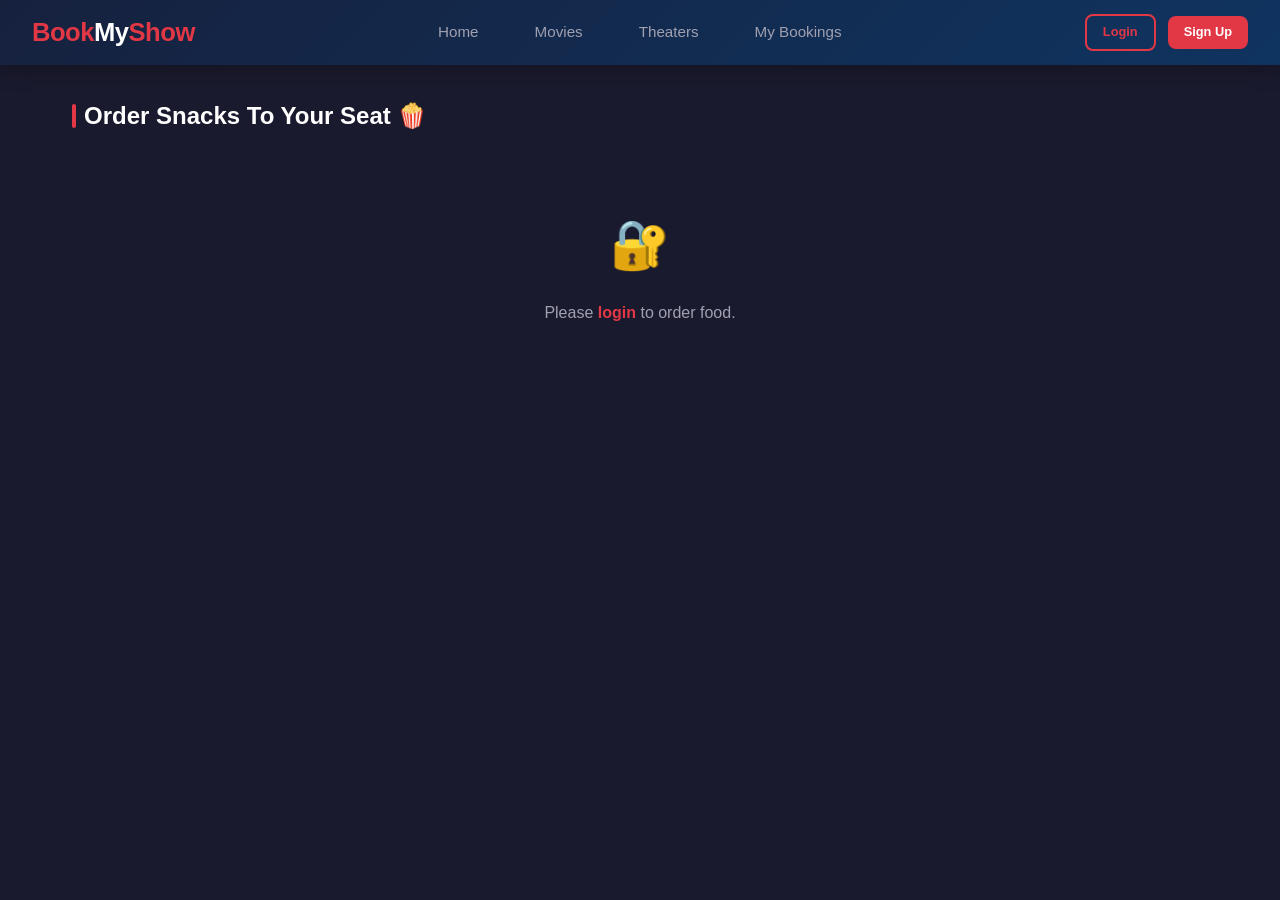
<file: UI/UI/pages/food.html>
<!DOCTYPE html>
<html lang="en">
<head>
    <meta charset="UTF-8">
    <meta name="viewport" content="width=device-width, initial-scale=1.0">
    <title>Food & Snacks - BookMyShow</title>
    <link rel="stylesheet" href="../css/style.css">
    <link rel="stylesheet" href="../css/food.css">
    <script src="https://checkout.razorpay.com/v1/checkout.js"></script>
</head>
<body>

    <nav class="navbar">
        <a href="../index.html" class="logo">Book<span>My</span>Show</a>
        <div class="nav-links">
            <a href="../index.html">Home</a>
            <a href="movies.html">Movies</a>
            <a href="theaters.html">Theaters</a>
            <a href="food.html" class="active food-nav-link">Food & Snacks</a>
            <a href="bookings.html">My Bookings</a>
            <a href="admin.html" class="admin-nav-link">Admin</a>
        </div>
        <div class="nav-user" id="nav-user"></div>
    </nav>

    <div class="container" style="padding-bottom: 7rem;">
        <h2 class="section-title">Order Snacks To Your Seat 🍿</h2>

        <!-- Active Booking Banner -->
        <div id="booking-context-container">
            <div class="loading-center"><div class="spinner"></div></div>
        </div>

        <!-- Food Catalog Grid -->
        <div id="food-catalog-section" style="display:none;">
            <div class="food-grid" id="food-grid"></div>
        </div>
    </div>

    <!-- Sticky Cart Summary Bar -->
  <div class="cart-bar" id="cart-bar" style="display:none;">
        <div>
            <div style="font-weight:700; font-size:1.1rem; color:var(--white);" id="cart-item-count">0 items added</div>
            <div style="color:var(--success); font-weight:700; font-size:1.2rem;" id="cart-total-price">₹0</div>
        </div>
        <!-- THIS MUST CALL openCheckoutModal() -->
        <button class="btn btn-primary" onclick="openCheckoutModal()">Proceed to Seat & Timing</button>
    </div>

    <!-- Delivery Modal -->
    <div class="modal-overlay" id="checkout-modal">
        <div class="modal" style="max-width:520px;">
            <button class="modal-close" onclick="closeModal('checkout-modal')">&times;</button>
            <h2>Seat & Delivery Timing 💺</h2>

            <div class="form-group" style="margin-top:1rem;">
                <label>Deliver to Seat (from your booking)</label>
                <select id="seat-select"></select>
            </div>

            <div class="form-group">
                <label>When would you like it delivered?</label>
                <select id="delivery-time-select">
                    <option value="In 20 mins">⚡ In 20 minutes</option>
                    <option value="In 40 mins">🕐 In 40 minutes</option>
                    <option value="In 1 hour">⏰ In 1 hour</option>
                    <option value="During Intermission">🍿 During Intermission</option>
                </select>
            </div>

            <div class="booking-summary" style="margin-top:1.5rem;">
                <h3>Order Summary</h3>
                <div id="order-summary-content"></div>
            </div>

            <!-- THIS TRIGGERS THE RAZORPAY PAYMENT -->
            <button class="btn btn-primary btn-block" id="food-pay-btn" style="margin-top:1.5rem;" onclick="placeFoodOrder()">Pay & Confirm Order</button>
        </div>
    </div>

    <script src="../js/api.js"></script>
    <script src="../js/utils.js"></script>
    <script src="../js/food.js"></script>
</body>
</html>
</file>
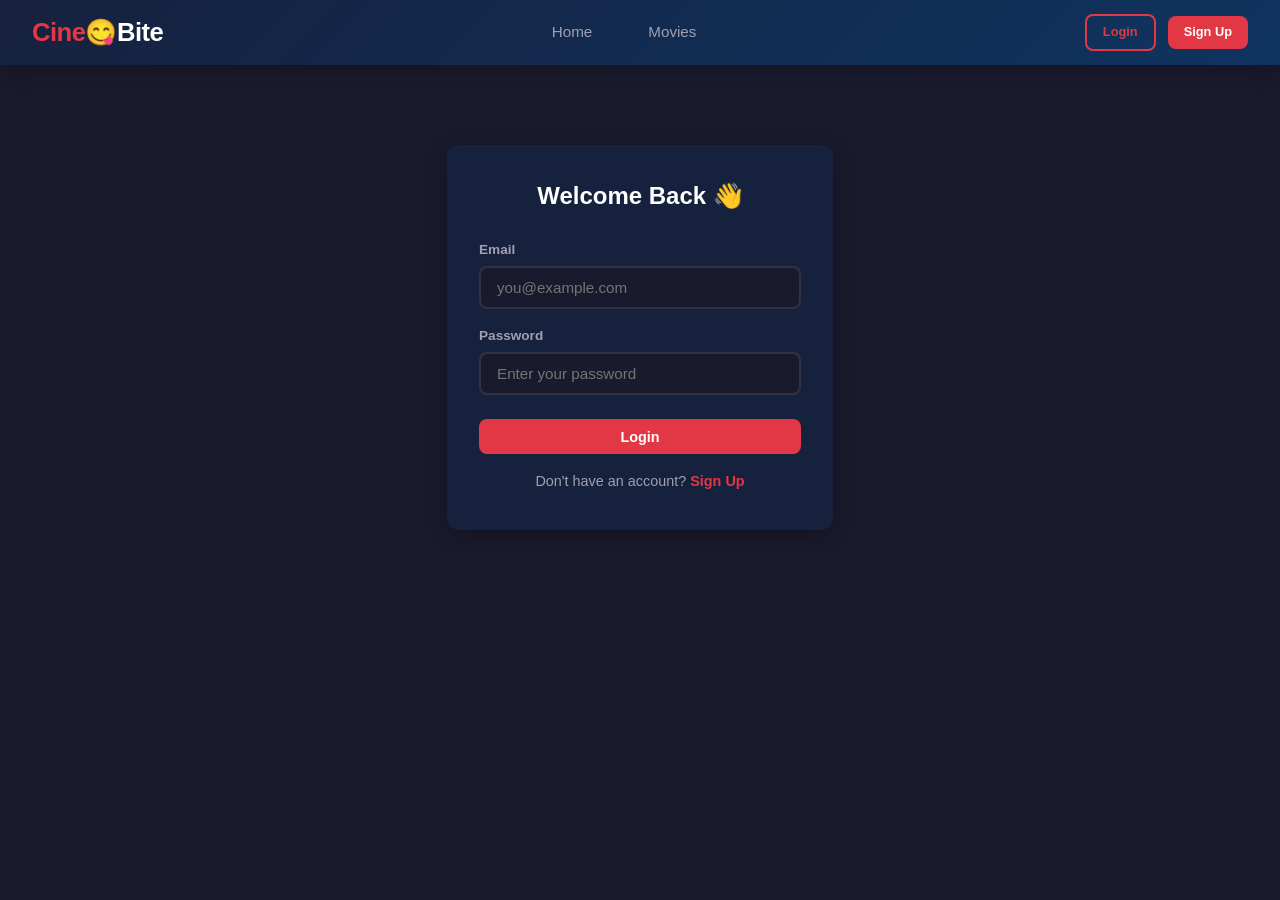
<file: UI/UI/pages/login.html>
<!DOCTYPE html>
<html lang="en">
<head>
    <meta charset="UTF-8">
    <meta name="viewport" content="width=device-width, initial-scale=1.0">
    <title>Login - BookMyShow</title>
    <link rel="stylesheet" href="../css/style.css">
</head>
<body>

    <nav class="navbar">
        <a href="../index.html" class="logo">Cine😋<span>Bite</span></a>
        <div class="nav-links">
            <a href="../index.html">Home</a>
            <a href="movies.html">Movies</a>
        </div>
        <div class="nav-user" id="nav-user"></div>
    </nav>

    <div class="container" style="max-width: 450px; margin-top: 3rem;">
        <div class="card" style="border:none;">
            <div class="card-body" style="padding: 2rem;">
                <h2 style="text-align:center; margin-bottom: 1.5rem; color: var(--white);">Welcome Back 👋</h2>
                <form id="login-form" onsubmit="handleLogin(event)">
                    <div class="form-group">
                        <label>Email</label>
                        <input type="email" id="email" placeholder="you@example.com" required>
                    </div>
                    <div class="form-group">
                        <label>Password</label>
                        <input type="password" id="password" placeholder="Enter your password" required>
                    </div>
                    <button type="submit" class="btn btn-primary btn-block" style="margin-top: 0.5rem;">Login</button>
                </form>
                <p style="text-align: center; margin-top: 1rem; color: var(--text-muted); font-size: 0.9rem;">
                    Don't have an account? <a href="register.html" style="color: var(--primary); font-weight:600;">Sign Up</a>
                </p>
            </div>
        </div>
    </div>

    <script src="../js/api.js"></script>
    <script src="../js/utils.js"></script>
    <script>
        async function handleLogin(e) {
            e.preventDefault();
            const data = {
                email: document.getElementById('email').value,
                password: document.getElementById('password').value
            };
            try {
                const user = await UserAPI.login(data);
                setLoggedInUser(user);
                showToast(`Welcome back, ${user.name}!`, 'success');
                setTimeout(() => window.location.href = '../index.html', 1000);
            } catch (err) {
                showToast(err.message, 'error');
            }
        }
    </script>
</body>
</html>
</file>
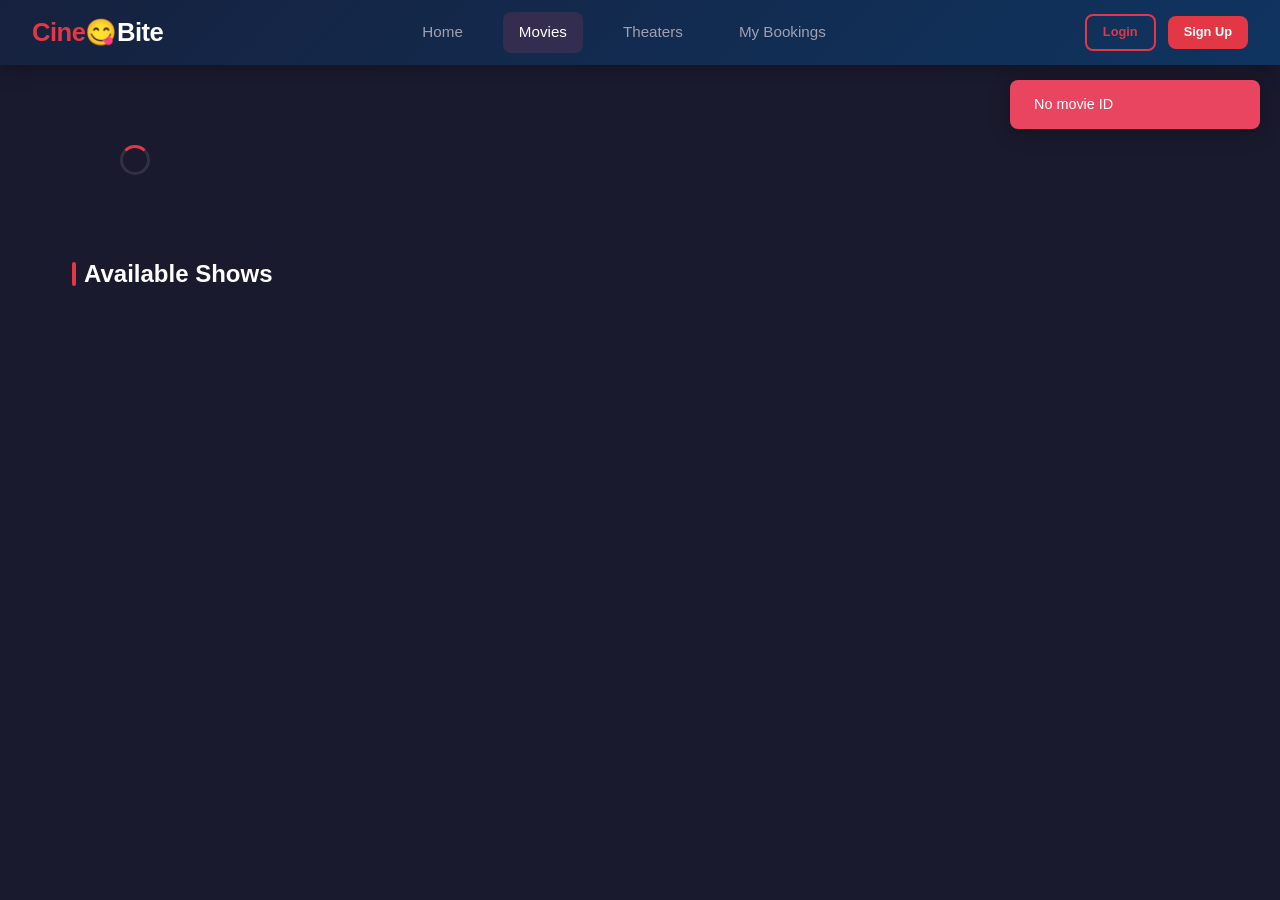
<file: UI/UI/pages/movie-detail.html>
<!DOCTYPE html>
<html lang="en">
<head>
    <meta charset="UTF-8">
    <meta name="viewport" content="width=device-width, initial-scale=1.0">
    <title>Movie - BookMyShow</title>
    <link rel="stylesheet" href="../css/style.css">
    <script src="https://checkout.razorpay.com/v1/checkout.js"></script>
</head>
<body>

    <nav class="navbar">
        <a href="../index.html" class="logo">Cine😋<span>Bite</span></a>
        <div class="nav-links">
            <a href="../index.html">Home</a>
            <a href="movies.html" class="active">Movies</a>
            <a href="theaters.html">Theaters</a>
            <a href="bookings.html">My Bookings</a>
        </div>
        <div class="nav-user" id="nav-user"></div>
    </nav>

    <div class="container">
        <!-- Movie Info -->
        <div id="movie-detail" style="display:flex; gap:2rem; margin-bottom:2rem; flex-wrap:wrap;">
            <div class="loading-center"><div class="spinner"></div></div>
        </div>

        <!-- Shows -->
        <h2 class="section-title">Available Shows</h2>
        <div id="shows-list" style="display:flex; flex-direction:column; gap:1rem;">
          
        </div>
    </div>

    <!-- SEAT SELECTION MODAL -->
    <div class="modal-overlay" id="seat-modal">
        <div class="modal" style="max-width:650px;">
            <button class="modal-close" onclick="closeModal('seat-modal')">&times;</button>
            <h2 id="seat-modal-title">Select Seats</h2>
            <div class="screen-label" style="text-align:center;">SCREEN</div>
            <div style="display:flex; justify-content:center;"><div class="screen-indicator"></div></div>
            <div class="seat-map" id="seat-map"></div>
            <div class="seat-legend">
                <div class="seat-legend-item"><div class="seat-legend-box" style="background:var(--bg-light);border:2px solid rgba(255,255,255,0.15);"></div> Available</div>
                <div class="seat-legend-item"><div class="seat-legend-box" style="background:var(--primary);"></div> Selected</div>
                <div class="seat-legend-item"><div class="seat-legend-box" style="background:rgba(255,255,255,0.05);"></div> Booked</div>
            </div>
            <div class="booking-summary" id="booking-summary" style="margin-top:1.5rem; display:none;">
                <h3>Booking Summary</h3>
                <div id="summary-content"></div>
//=================================
                <div id="reward-section" style="margin-top: 0.8rem; padding-top: 0.8rem; border-top: 1px dashed rgba(255,255,255,0.1); display:flex; justify-content:space-between; align-items:center;">
        <label style="display:flex; align-items:center; gap:0.5rem; cursor:pointer; font-size:0.85rem;">
            <input type="checkbox" id="use-rewards-chk" onchange="updateSummary()" style="accent-color: var(--warning); cursor:pointer;">
            <span>Use Reward Points (<span id="user-points-label" style="color:var(--warning); font-weight:bold;">0</span> available)</span>
        </label>
        <span id="points-discount-label" style="color:var(--success); font-weight:bold; font-size:0.85rem;"></span>
    </div>
    //====================
            </div>
            <button class="btn btn-primary btn-block" style="margin-top:1rem;" id="confirm-btn" onclick="confirmBooking()" disabled>Confirm Booking</button>
        </div>
    </div>

    <script src="../js/api.js"></script>
    <script src="../js/utils.js"></script>
    <script>
        const params = new URLSearchParams(window.location.search);
        const movieId = params.get('id');
        let currentShow = null;
        let selectedSeatIds = [];
        let availableSeats = [];
        let bookedSeatIds = [];

        async function loadMovie() {
            if (!movieId) { showToast('No movie ID', 'error'); return; }
            try {
                const movie = await MovieAPI.getById(movieId);
                document.title = `${movie.title} - BookMyShow`;
                document.getElementById('movie-detail').innerHTML = `
                    <div style="width:220px; height:320px; border-radius:var(--radius); overflow:hidden; flex-shrink:0; display:flex; align-items:center; justify-content:center; font-size:6rem; background:linear-gradient(135deg, #1a1a2e, #16213e);">
                        🎬
                    </div>
                    <div style="flex:1; min-width:250px;">
                        <h1 style="font-size:2rem; margin-bottom:0.5rem;">${movie.title}</h1>
                        <div style="display:flex; gap:0.5rem; flex-wrap:wrap; margin-bottom:1rem;">
                            ${movie.genre ? `<span class="badge badge-genre">${movie.genre}</span>` : ''}
                            ${movie.language ? `<span class="badge badge-lang">${movie.language}</span>` : ''}
                            ${movie.rating ? `<span class="badge badge-rating">⭐ ${movie.rating}</span>` : ''}
                            ${movie.durationMinutes ? `<span class="badge" style="background:rgba(255,255,255,0.1);color:var(--text-muted);">⏱ ${movie.durationMinutes} min</span>` : ''}
                        </div>
                        <p style="color:var(--text-muted); line-height:1.8; margin-bottom:1rem;">${movie.description || 'No description available.'}</p>
                        ${movie.releaseDate ? `<p style="color:var(--text-muted); font-size:0.9rem;">📅 Release: ${movie.releaseDate}</p>` : ''}
                    </div>
                `;
                loadShows();
            } catch (e) {
                document.getElementById('movie-detail').innerHTML = '<div class="empty-state"><p>Movie not found</p></div>';
            }
        }

        async function loadShows() {
            showLoading('shows-list');
            try {
                const shows = await ShowAPI.getByMovie(movieId);
                if (shows.length === 0) {
                    showEmpty('shows-list', 'No shows available for this movie');
                    return;
                }
                document.getElementById('shows-list').innerHTML = shows.map(s => `
                    <div class="show-card">
                        <div class="show-info">
                            <h4>🎥 ${s.screen?.theater?.name || 'Theater'} - ${s.screen?.name || 'Screen'}</h4>
                            <p>📅 ${s.showDate} &nbsp; 🕐 ${s.startTime}${s.endTime ? ' - ' + s.endTime : ''}</p>
                            <p style="font-size:0.8rem; color:var(--text-muted);">${s.screen?.theater?.city?.name || ''}</p>
                        </div>
                        <div class="show-meta">
                            <div class="price">₹${s.ticketPrice || 0}</div>
                            <button class="btn btn-sm btn-primary" style="margin-top:0.5rem;" onclick='selectShow(${JSON.stringify(s)})'>Select Seats</button>
                            <!-- New button: Opens the same link for every show -->
<a href="3d.html" class="btn btn-sm btn-outline"
   style="margin-top:0.5rem; display:inline-block; text-decoration:none;">
    3-D View
</a>
                        </div>
                    </div>
                `).join('');
            } catch (e) {
                showEmpty('shows-list', 'Could not load shows');
            }
        }

        async function selectShow(show) {
            const user = getLoggedInUser();
            if (!user) {
                showToast('Please login to book tickets', 'error');
                setTimeout(() => window.location.href = 'login.html', 1000);
                return;
            }
            currentShow = show;
            selectedSeatIds = [];
            document.getElementById('seat-modal-title').textContent = `${show.screen?.name || 'Screen'} — ${show.showDate} ${show.startTime}`;
            openModal('seat-modal');
            showLoading('seat-map');

            try {
                // Get all seats for screen + available seats for show
                const [allSeats, available] = await Promise.all([
                    SeatAPI.getByScreen(show.screen.id),
                    BookingAPI.getAvailableSeats(show.id)
                ]);
                availableSeats = available;
                const availableIds = available.map(s => s.id);

                // Group seats by row
                const rows = {};
                allSeats.forEach(seat => {
                    const r = seat.row || seat.seatNumber?.charAt(0) || '?';
                    if (!rows[r]) rows[r] = [];
                    rows[r].push(seat);
                });

                const mapEl = document.getElementById('seat-map');
                mapEl.innerHTML = '';

                Object.keys(rows).sort().forEach(row => {
                    const rowDiv = document.createElement('div');
                    rowDiv.className = 'seat-row';
                    rowDiv.innerHTML = `<div class="seat-row-label">${row}</div>`;

                    rows[row].sort((a, b) => (a.col || 0) - (b.col || 0)).forEach(seat => {
                        const isAvailable = availableIds.includes(seat.id);
                        const seatDiv = document.createElement('div');
                        let typeClass = '';
                        if (seat.seatType === 'VIP') typeClass = ' vip';
                        else if (seat.seatType === 'PREMIUM') typeClass = ' premium';

                        seatDiv.className = `seat ${isAvailable ? 'available' : 'booked'}${typeClass}`;
                        seatDiv.textContent = seat.col || seat.seatNumber;
                        seatDiv.dataset.id = seat.id;

                        if (isAvailable) {
                            seatDiv.onclick = () => toggleSeat(seatDiv, seat);
                        }
                        rowDiv.appendChild(seatDiv);
                    });
                    mapEl.appendChild(rowDiv);
                });

                updateSummary();
            } catch (e) {
                document.getElementById('seat-map').innerHTML = '<div class="empty-state"><p>Could not load seats</p></div>';
            }
        }

        function toggleSeat(el, seat) {
            const idx = selectedSeatIds.indexOf(seat.id);
            if (idx > -1) {
                selectedSeatIds.splice(idx, 1);
                el.classList.remove('selected');
                el.classList.add('available');
            } else {
                selectedSeatIds.push(seat.id);
                el.classList.remove('available');
                el.classList.add('selected');
            }
            updateSummary();
        }

       function updateSummary() {
    const summaryDiv = document.getElementById('booking-summary');
    const contentDiv = document.getElementById('summary-content');
    const confirmBtn = document.getElementById('confirm-btn');
    const user = getLoggedInUser();

    if (selectedSeatIds.length === 0) {
        summaryDiv.style.display = 'none';
        confirmBtn.disabled = true;
        return;
    }

    summaryDiv.style.display = 'block';
    confirmBtn.disabled = false;

    const price = currentShow.ticketPrice || 0;
    const baseTotal = selectedSeatIds.length * price;
    const userPoints = user?.rewardPoints || 0;

    document.getElementById('user-points-label').textContent = userPoints;

    const usePoints = document.getElementById('use-rewards-chk').checked;
    let discount = 0;

    if (usePoints && userPoints > 0) {
        discount = Math.min(userPoints, baseTotal);
        document.getElementById('points-discount-label').textContent = `-₹${discount}`;
    } else {
        document.getElementById('points-discount-label').textContent = '';
    }

    const finalTotal = baseTotal - discount;

    contentDiv.innerHTML = `
        <div class="summary-row"><span>Seats</span><span>${selectedSeatIds.length} selected</span></div>
        <div class="summary-row"><span>Price per ticket</span><span>₹${price}</span></div>
        <div class="summary-row"><span>Subtotal</span><span>₹${baseTotal}</span></div>
        ${discount > 0 ? `<div class="summary-row" style="color:var(--warning);"><span>Points Redeemed</span><span>- ₹${discount}</span></div>` : ''}
        <div class="summary-row" style="color:var(--success); font-weight:700;"><span>Total Amount</span><span>₹${finalTotal}</span></div>
        <p style="font-size:0.75rem; color:var(--text-muted); margin-top:0.4rem;">🎉 You will earn <strong>+10 reward points</strong> with this booking!</p>
    `;
}
async function confirmBooking() {
    const user = getLoggedInUser();
    if (!user) { showToast('Please login', 'error'); return; }
    if (selectedSeatIds.length === 0) { showToast('Select at least one seat', 'error'); return; }

    const useRewardPoints = document.getElementById('use-rewards-chk')?.checked || false;
    const confirmBtn = document.getElementById('confirm-btn');
    confirmBtn.disabled = true;
    confirmBtn.textContent = 'Opening Payment...';

    try {
        // 1. Create Razorpay order on backend
        const orderData = await PaymentAPI.createOrder(
            user.id,
            currentShow.id,
            selectedSeatIds,
            useRewardPoints
        );

        // 2. Handle zero-balance free booking
        if (orderData.orderId === 'FREE_ORDER') {
            const booking = await PaymentAPI.verifyAndBook({
                userId: user.id,
                showId: currentShow.id,
                seatIds: selectedSeatIds,
                useRewardPoints: useRewardPoints,
                razorpayOrderId: 'FREE_ORDER',
                razorpayPaymentId: 'FREE_COUPON',
                razorpaySignature: 'NONE'
            });
            finalizeSuccess(booking);
            return;
        }

        // 3. Open Razorpay Checkout modal
        const options = {
            key: orderData.keyId,
            amount: orderData.amountInPaise,
            currency: orderData.currency,
            name: "BookMyShow",
            description: `Movie Tickets: ${selectedSeatIds.length} seat(s)`,
            order_id: orderData.orderId,
            handler: async function (response) {
                showToast('Verifying payment...', 'info');
                try {
                    const booking = await PaymentAPI.verifyAndBook({
                        userId: user.id,
                        showId: currentShow.id,
                        seatIds: selectedSeatIds,
                        useRewardPoints: useRewardPoints,
                        razorpayOrderId: response.razorpay_order_id,
                        razorpayPaymentId: response.razorpay_payment_id,
                        razorpaySignature: response.razorpay_signature
                    });
                    finalizeSuccess(booking);
                } catch (err) {
                    showToast(err.message, 'error');
                    confirmBtn.disabled = false;
                    confirmBtn.textContent = 'Confirm Booking';
                }
            },
            prefill: {
                name: user.name,
                email: user.email,
                contact: user.phone || ""
            },
            theme: {
                color: "#e23744"
            },
            modal: {
                ondismiss: function () {
                    confirmBtn.disabled = false;
                    confirmBtn.textContent = 'Confirm Booking';
                    showToast('Payment cancelled', 'info');
                }
            }
        };

        const rzp = new Razorpay(options);
        rzp.open();

    } catch (e) {
        showToast(e.message, 'error');
        confirmBtn.disabled = false;
        confirmBtn.textContent = 'Confirm Booking';
    }
}

function finalizeSuccess(booking) {
    showToast('🎉 Payment Successful! Ticket confirmed!', 'success');
    closeModal('seat-modal');
    setTimeout(() => {
        window.location.href = `food.html?bookingId=${booking.id}`;
    }, 1200);
}

        loadMovie();
    </script>
</body>
</html>
</file>
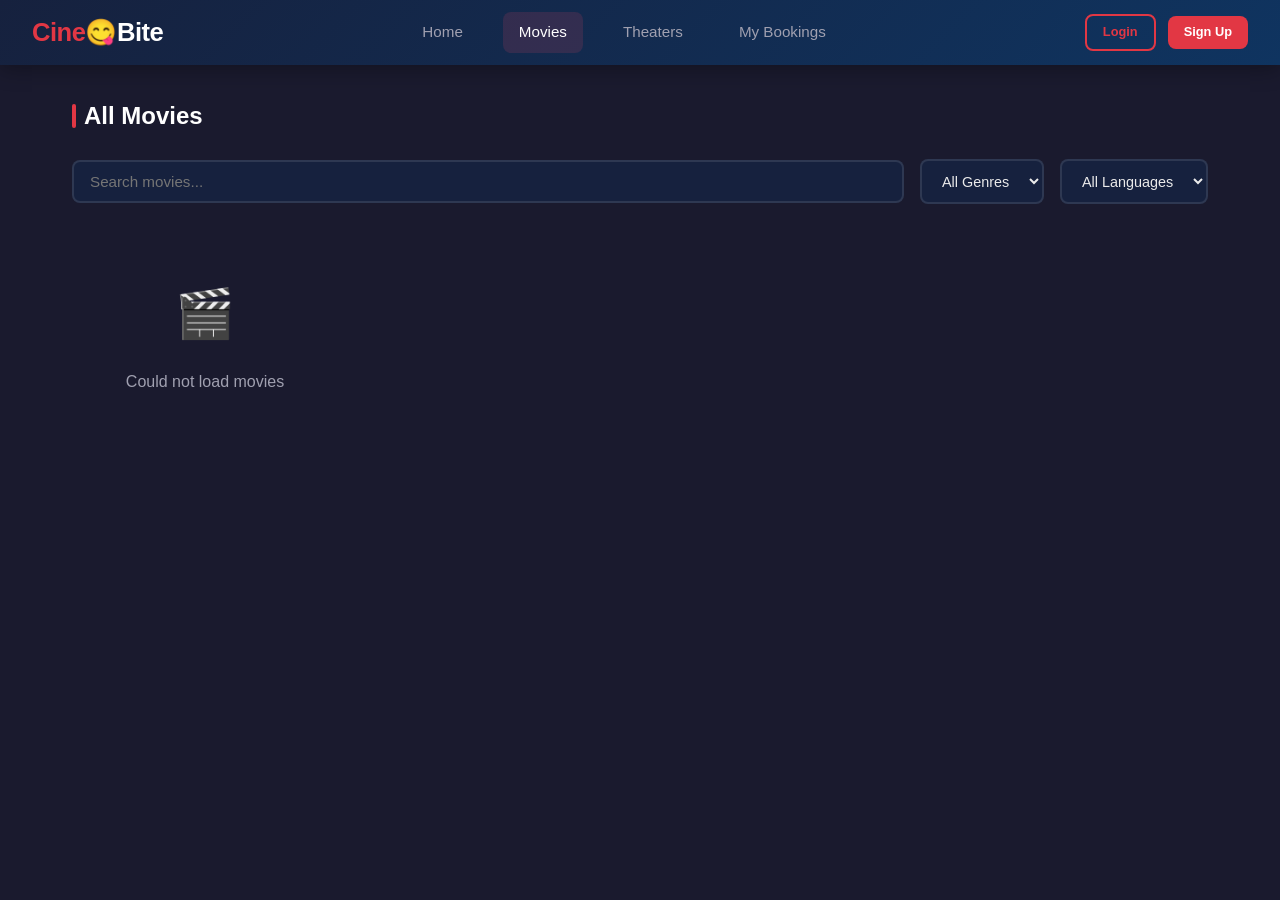
<file: UI/UI/pages/movies.html>
<!doctype html>
<html lang="en">
  <head>
    <meta charset="UTF-8" />
    <meta name="viewport" content="width=device-width, initial-scale=1.0" />
    <title>Movies - BookMyShow</title>
    <link rel="stylesheet" href="../css/style.css" />
  </head>
  <body>
    <nav class="navbar">
      <a href="../index.html" class="logo">Cine😋<span>Bite</span></a>
      <div class="nav-links">
        <a href="../index.html">Home</a>
        <a href="movies.html" class="active">Movies</a>
        <a href="theaters.html">Theaters</a>
        <a href="food.html" class="food-nav-link" style="display:none;">Food & Snacks</a>
        <a href="bookings.html">My Bookings</a>
        <a href="admin.html" class="admin-nav-link">Admin</a>
      </div>
      <div class="nav-user" id="nav-user"></div>
    </nav>

    <div class="container">
      <h2 class="section-title">All Movies</h2>

      <!-- Filters -->
      <div
        style="
          display: flex;
          gap: 1rem;
          margin-bottom: 1.5rem;
          flex-wrap: wrap;
          align-items: center;
        "
      >
        <input
          type="text"
          id="search"
          placeholder="Search movies..."
          style="
            flex: 1;
            min-width: 200px;
            padding: 0.7rem 1rem;
            border-radius: 8px;
            border: 2px solid rgba(255, 255, 255, 0.1);
            background: var(--bg-card);
            color: var(--text);
            font-size: 0.95rem;
            outline: none;
          "
          oninput="filterMovies()"
        />
        <select
          id="genre-filter"
          onchange="filterMovies()"
          style="
            padding: 0.7rem 1rem;
            border-radius: 8px;
            border: 2px solid rgba(255, 255, 255, 0.1);
            background: var(--bg-card);
            color: var(--text);
            font-size: 0.9rem;
            outline: none;
          "
        >
          <option value="">All Genres</option>
        </select>
        <select
          id="lang-filter"
          onchange="filterMovies()"
          style="
            padding: 0.7rem 1rem;
            border-radius: 8px;
            border: 2px solid rgba(255, 255, 255, 0.1);
            background: var(--bg-card);
            color: var(--text);
            font-size: 0.9rem;
            outline: none;
          "
        >
          <option value="">All Languages</option>
        </select>
      </div>

      <div class="grid grid-4" id="movies-grid"></div>
    </div>

    <script src="../js/api.js"></script>
    <script src="../js/utils.js"></script>
    <script>
      let allMovies = [];

      async function loadMovies() {
        showLoading("movies-grid");
        try {
          allMovies = await MovieAPI.getAll();
          renderMovies(allMovies);
          populateFilters();
        } catch (e) {
          showEmpty("movies-grid", "Could not load movies");
        }
      }

      function populateFilters() {
        const genres = [
          ...new Set(allMovies.map((m) => m.genre).filter(Boolean)),
        ];
        const langs = [
          ...new Set(allMovies.map((m) => m.language).filter(Boolean)),
        ];
        const gf = document.getElementById("genre-filter");
        const lf = document.getElementById("lang-filter");
        genres.forEach(
          (g) => (gf.innerHTML += `<option value="${g}">${g}</option>`),
        );
        langs.forEach(
          (l) => (lf.innerHTML += `<option value="${l}">${l}</option>`),
        );
      }

      function filterMovies() {
        const q = document.getElementById("search").value.toLowerCase();
        const genre = document.getElementById("genre-filter").value;
        const lang = document.getElementById("lang-filter").value;
        let filtered = allMovies;
        if (q)
          filtered = filtered.filter((m) => m.title.toLowerCase().includes(q));
        if (genre) filtered = filtered.filter((m) => m.genre === genre);
        if (lang) filtered = filtered.filter((m) => m.language === lang);
        renderMovies(filtered);
      }

      function renderMovies(movies) {
        const grid = document.getElementById("movies-grid");
        if (movies.length === 0) {
          showEmpty("movies-grid", "No movies found");
          return;
        }
        grid.innerHTML = movies
          .map(
            (m) => `
                <a href="movie-detail.html?id=${m.id}" class="card">
                    <div class="card-img" style="display:flex;align-items:center;justify-content:center;font-size:4rem;background:linear-gradient(135deg, #1a1a2e, #16213e);">
                        <img src="${m.posterUrl || "../assets/default-movie.png"}" alt="${m.title}" style="max-width:100%; max-height:100%; border-radius:4px;" />
                    </div>
                    <div class="card-body">
                        <h3>${m.title}</h3>
                        <p>${m.description || ""}</p>
                        <div style="margin-top:0.5rem; display:flex; gap:0.4rem; flex-wrap:wrap;">
                            ${m.genre ? `<span class="badge badge-genre">${m.genre}</span>` : ""}
                            ${m.language ? `<span class="badge badge-lang">${m.language}</span>` : ""}
                            ${m.rating ? `<span class="badge badge-rating">⭐ ${m.rating}</span>` : ""}
                        </div>
                    </div>
                    <div class="card-footer">
                        <span style="font-size:0.8rem;color:var(--text-muted);">${m.durationMinutes ? m.durationMinutes + " min" : ""}</span>
                        <span class="btn btn-sm btn-primary">Book Now</span>
                    </div>
                </a>
            `,
          )
          .join("");
      }

      loadMovies();
    </script>
  </body>
</html>
</file>
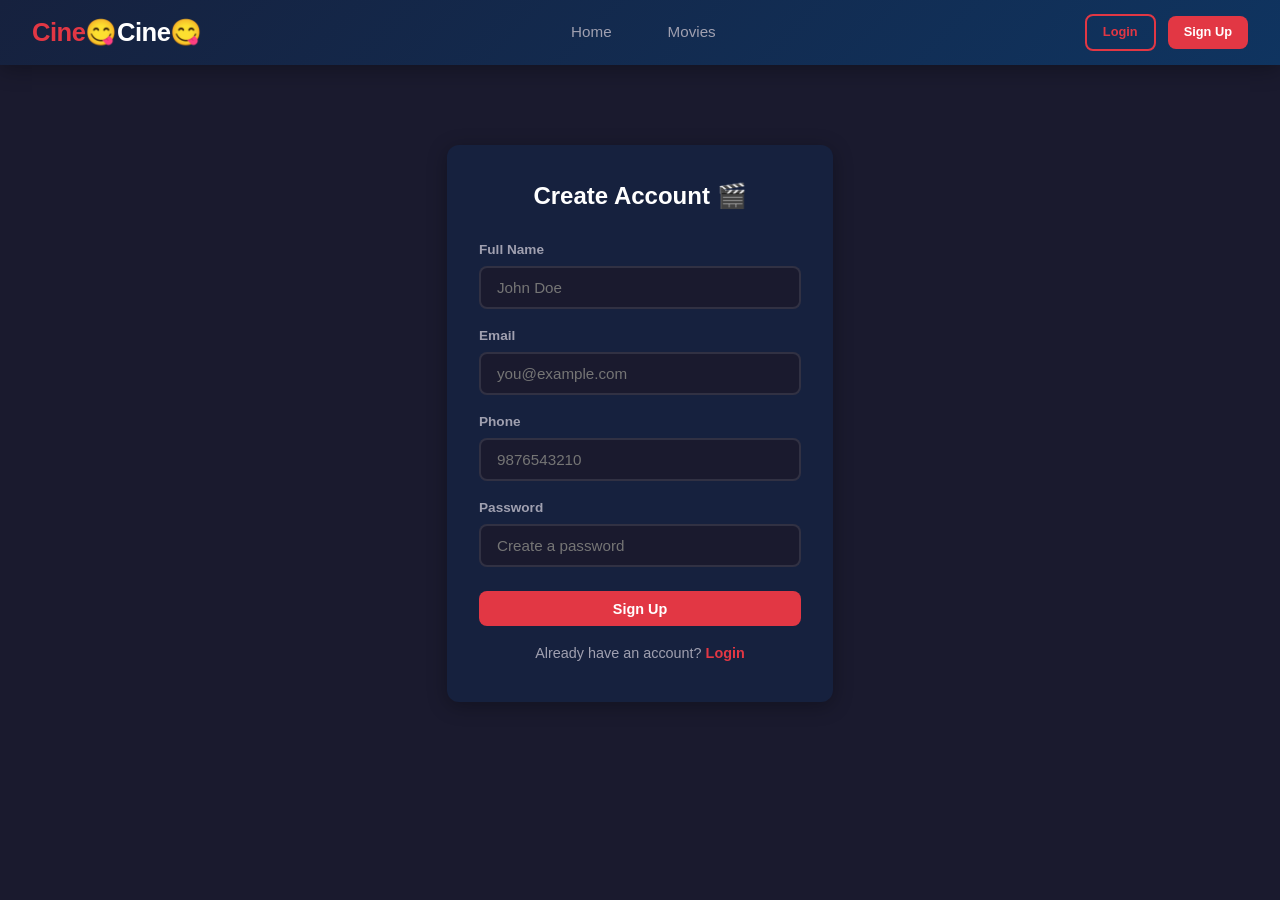
<file: UI/UI/pages/register.html>
<!DOCTYPE html>
<html lang="en">
<head>
    <meta charset="UTF-8">
    <meta name="viewport" content="width=device-width, initial-scale=1.0">
    <title>Register - BookMyShow</title>
    <link rel="stylesheet" href="../css/style.css">
</head>
<body>

    <nav class="navbar">
        <a href="../index.html" class="logo">Cine😋<span>Cine😋</span></a>
        <div class="nav-links">
            <a href="../index.html">Home</a>
            <a href="movies.html">Movies</a>
        </div>
        <div class="nav-user" id="nav-user"></div>
    </nav>

    <div class="container" style="max-width: 450px; margin-top: 3rem;">
        <div class="card" style="border:none;">
            <div class="card-body" style="padding: 2rem;">
                <h2 style="text-align:center; margin-bottom: 1.5rem; color: var(--white);">Create Account 🎬</h2>
                <form id="register-form" onsubmit="handleRegister(event)">
                    <div class="form-group">
                        <label>Full Name</label>
                        <input type="text" id="name" placeholder="John Doe" required>
                    </div>
                    <div class="form-group">
                        <label>Email</label>
                        <input type="email" id="email" placeholder="you@example.com" required>
                    </div>
                    <div class="form-group">
                        <label>Phone</label>
                        <input type="tel" id="phone" placeholder="9876543210">
                    </div>
                    <div class="form-group">
                        <label>Password</label>
                        <input type="password" id="password" placeholder="Create a password" required>
                    </div>
                    <button type="submit" class="btn btn-primary btn-block" style="margin-top: 0.5rem;">Sign Up</button>
                </form>
                <p style="text-align: center; margin-top: 1rem; color: var(--text-muted); font-size: 0.9rem;">
                    Already have an account? <a href="login.html" style="color: var(--primary); font-weight:600;">Login</a>
                </p>
            </div>
        </div>
    </div>

    <script src="../js/api.js"></script>
    <script src="../js/utils.js"></script>
    <script>
        async function handleRegister(e) {
            e.preventDefault();
            const data = {
                name: document.getElementById('name').value,
                email: document.getElementById('email').value,
                phone: document.getElementById('phone').value,
                password: document.getElementById('password').value
            };
            try {
                const user = await UserAPI.register(data);
                setLoggedInUser(user);
                showToast('Account created successfully!', 'success');
                setTimeout(() => window.location.href = '../index.html', 1000);
            } catch (err) {
                showToast(err.message, 'error');
            }
        }
    </script>
</body>
</html>
</file>
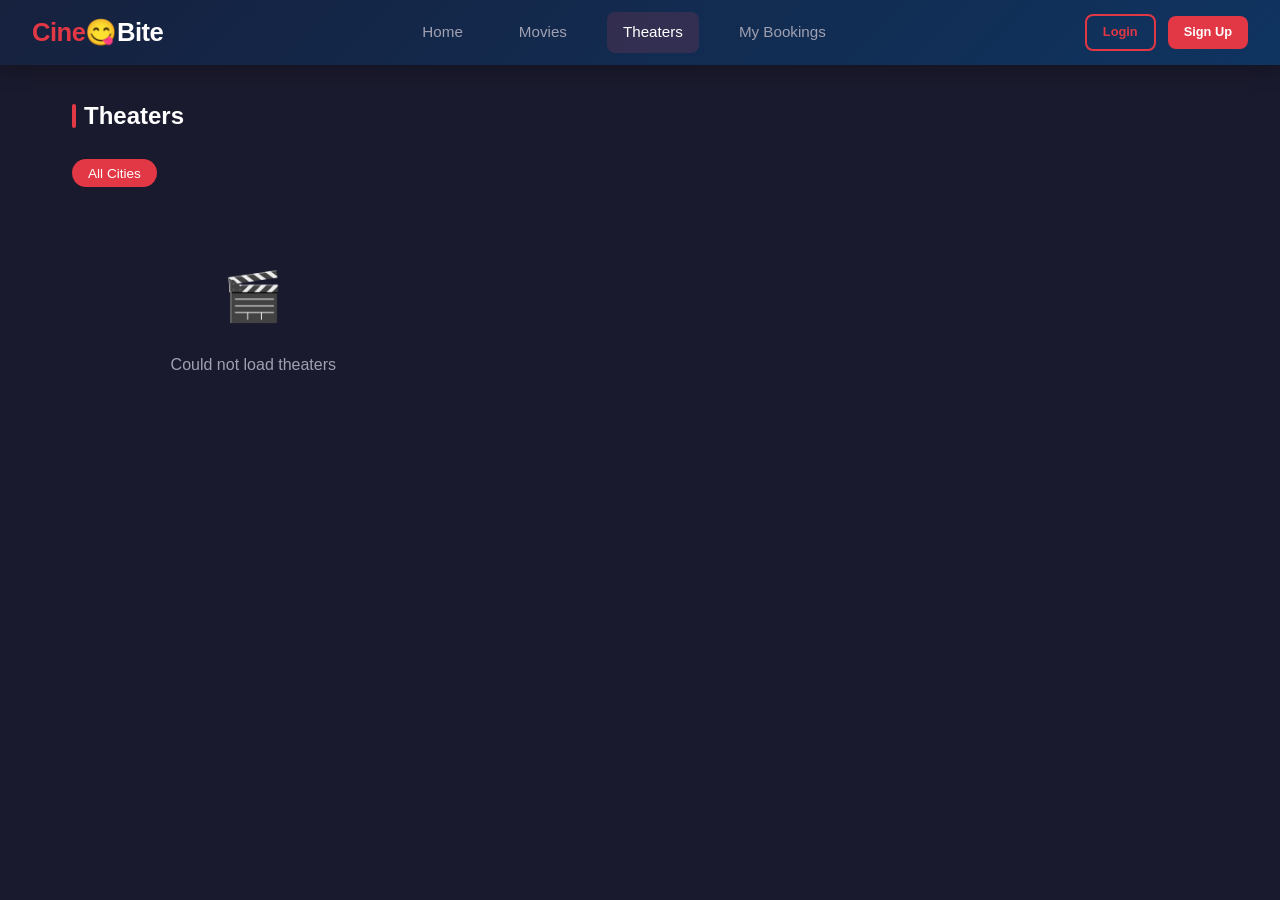
<file: UI/UI/pages/theaters.html>
<!DOCTYPE html>
<html lang="en">
<head>
    <meta charset="UTF-8">
    <meta name="viewport" content="width=device-width, initial-scale=1.0">
    <title>Theaters - BookMyShow</title>
    <link rel="stylesheet" href="../css/style.css">
</head>
<body>

    <nav class="navbar">
        <a href="../index.html" class="logo">Cine😋<span>Bite</span></a>
        <div class="nav-links">
            <a href="../index.html">Home</a>
            <a href="movies.html">Movies</a>
            <a href="theaters.html" class="active">Theaters</a>
            <a href="food.html" class="food-nav-link" style="display:none;">Food & Snacks</a>
            <a href="bookings.html">My Bookings</a>
            <a href="admin.html" class="admin-nav-link">Admin</a>
        </div>
        <div class="nav-user" id="nav-user"></div>
    </nav>

    <div class="container">
        <h2 class="section-title">Theaters</h2>

        <!-- City filter -->
        <div class="city-bar" id="city-bar" style="background:transparent; padding:0; margin-bottom:1.5rem; border:none;">
            <button class="city-chip active" onclick="loadTheaters(); activateChip(this)">All Cities</button>
        </div>

        <div class="grid grid-3" id="theaters-grid"></div>
    </div>

    <script src="../js/api.js"></script>
    <script src="../js/utils.js"></script>
    <script>
        async function loadCities() {
            try {
                const cities = await CityAPI.getAll();
                const bar = document.getElementById('city-bar');
                cities.forEach(city => {
                    const chip = document.createElement('button');
                    chip.className = 'city-chip';
                    chip.textContent = city.name;
                    chip.onclick = () => {
                        activateChip(chip);
                        loadTheatersByCity(city.id);
                    };
                    bar.appendChild(chip);
                });
            } catch (e) { console.log('No cities'); }
        }

        function activateChip(el) {
            document.querySelectorAll('.city-chip').forEach(c => c.classList.remove('active'));
            el.classList.add('active');
        }

        async function loadTheaters() {
            showLoading('theaters-grid');
            try {
                const theaters = await TheaterAPI.getAll();
                renderTheaters(theaters);
            } catch (e) {
                showEmpty('theaters-grid', 'Could not load theaters');
            }
        }

        async function loadTheatersByCity(cityId) {
            showLoading('theaters-grid');
            try {
                const theaters = await TheaterAPI.getByCity(cityId);
                renderTheaters(theaters);
            } catch (e) {
                showEmpty('theaters-grid', 'No theaters in this city');
            }
        }

        function renderTheaters(theaters) {
            const grid = document.getElementById('theaters-grid');
            if (theaters.length === 0) { showEmpty('theaters-grid', 'No theaters found'); return; }
            grid.innerHTML = theaters.map(t => `
                <div class="card">
                    <div class="card-body">
                        <h3>🏛️ ${t.name}</h3>
                        <p>📍 ${t.address || 'N/A'}</p>
                        <p>🌆 ${t.city?.name || ''}, ${t.city?.state || ''}</p>
                    </div>
                    <div class="card-footer">
                        <button class="btn btn-sm btn-outline" onclick="viewScreens(${t.id}, '${t.name}')">View Screens</button>
                        <a href="3d.html" class="btn btn-sm btn-outline"
   style="margin-top:0.5rem; display:inline-block; text-decoration:none;">
    3-D View
</a>
                    </div>
                    
                </div>
            `).join('');
        }

        async function viewScreens(theaterId, theaterName) {
            try {
                const screens = await ScreenAPI.getByTheater(theaterId);
                if (screens.length === 0) { showToast('No screens found', 'info'); return; }
                let msg = `${theaterName} Screens:\n`;
                screens.forEach(s => msg += `\n• ${s.name} (${s.totalSeats || '?'} seats)`);
                alert(msg);
            } catch (e) {
                showToast('Could not load screens', 'error');
            }
        }

        loadCities();
        loadTheaters();
    </script>
</body>
</html>
</file>
<file: UI/UI/css/style.css>
/* ===== RESET & BASE ===== */
*, *::before, *::after { margin: 0; padding: 0; box-sizing: border-box; }

:root {
    --primary: #e23744;
    --primary-dark: #c1293a;
    --bg-dark: #1a1a2e;
    --bg-card: #16213e;
    --bg-light: #0f3460;
    --text: #eaeaea;
    --text-muted: #a0a0b0;
    --accent: #e94560;
    --success: #2ecc71;
    --warning: #f39c12;
    --white: #ffffff;
    --shadow: 0 4px 20px rgba(0,0,0,0.3);
    --radius: 12px;
    --transition: all 0.3s ease;
}

body {
    font-family: 'Segoe UI', Tahoma, Geneva, Verdana, sans-serif;
    background: var(--bg-dark);
    color: var(--text);
    min-height: 100vh;
    line-height: 1.6;
}

a { text-decoration: none; color: inherit; }
ul { list-style: none; }
img { max-width: 100%; display: block; }

/* ===== NAVBAR ===== */
.navbar {
    background: linear-gradient(135deg, var(--bg-card), var(--bg-light));
    padding: 0 2rem;
    display: flex;
    align-items: center;
    justify-content: space-between;
    height: 65px;
    position: sticky;
    top: 0;
    z-index: 1000;
    box-shadow: var(--shadow);
}

.navbar .logo {
    font-size: 1.6rem;
    font-weight: 800;
    color: var(--primary);
    letter-spacing: -0.5px;
}

.navbar .logo span {
    color: var(--white);
}

.nav-links {
    display: flex;
    gap: 1.5rem;
    align-items: center;
}

.nav-links a {
    color: var(--text-muted);
    font-weight: 500;
    padding: 0.5rem 1rem;
    border-radius: 8px;
    transition: var(--transition);
    font-size: 0.95rem;
}

.nav-links a:hover, .nav-links a.active {
    color: var(--white);
    background: rgba(233, 69, 96, 0.15);
}

.nav-user {
    display: flex;
    align-items: center;
    gap: 0.75rem;
}

.btn {
    padding: 0.6rem 1.5rem;
    border: none;
    border-radius: 8px;
    font-size: 0.9rem;
    font-weight: 600;
    cursor: pointer;
    transition: var(--transition);
    display: inline-flex;
    align-items: center;
    gap: 0.4rem;
}

.btn-primary {
    background: var(--primary);
    color: var(--white);
}

.btn-primary:hover {
    background: var(--primary-dark);
    transform: translateY(-1px);
}

.btn-outline {
    background: transparent;
    color: var(--primary);
    border: 2px solid var(--primary);
}

.btn-outline:hover {
    background: var(--primary);
    color: var(--white);
}

.btn-success {
    background: var(--success);
    color: var(--white);
}

.btn-success:hover {
    background: #27ae60;
}

.btn-danger {
    background: var(--accent);
    color: var(--white);
}

.btn-danger:hover {
    background: #d63851;
}

.btn-sm {
    padding: 0.4rem 1rem;
    font-size: 0.8rem;
}

.btn-block {
    width: 100%;
    justify-content: center;
}

/* ===== HERO ===== */
.hero {
    background: linear-gradient(135deg, var(--bg-dark) 0%, var(--bg-light) 50%, var(--bg-dark) 100%);
    padding: 4rem 2rem;
    text-align: center;
}

.hero h1 {
    font-size: 2.8rem;
    font-weight: 800;
    margin-bottom: 0.5rem;
}

.hero h1 span {
    color: var(--primary);
}

.hero p {
    color: var(--text-muted);
    font-size: 1.1rem;
    max-width: 600px;
    margin: 0 auto 2rem;
}

.search-bar {
    max-width: 500px;
    margin: 0 auto;
    display: flex;
    gap: 0.5rem;
}

.search-bar input {
    flex: 1;
    padding: 0.8rem 1.2rem;
    border-radius: 8px;
    border: 2px solid var(--bg-light);
    background: var(--bg-card);
    color: var(--text);
    font-size: 1rem;
    outline: none;
    transition: var(--transition);
}

.search-bar input:focus {
    border-color: var(--primary);
}

/* ===== CONTAINER ===== */
.container {
    max-width: 1200px;
    margin: 0 auto;
    padding: 2rem;
}

.section-title {
    font-size: 1.5rem;
    font-weight: 700;
    margin-bottom: 1.5rem;
    color: var(--white);
    display: flex;
    align-items: center;
    gap: 0.5rem;
}

.section-title::before {
    content: '';
    width: 4px;
    height: 24px;
    background: var(--primary);
    border-radius: 2px;
}

/* ===== GRID ===== */
.grid {
    display: grid;
    gap: 1.5rem;
}

.grid-2 { grid-template-columns: repeat(auto-fill, minmax(300px, 1fr)); }
.grid-3 { grid-template-columns: repeat(auto-fill, minmax(280px, 1fr)); }
.grid-4 { grid-template-columns: repeat(auto-fill, minmax(220px, 1fr)); }

/* ===== CARD ===== */
.card {
    background: var(--bg-card);
    border-radius: var(--radius);
    overflow: hidden;
    box-shadow: var(--shadow);
    transition: var(--transition);
    border: 1px solid rgba(255,255,255,0.05);
}

.card:hover {
    transform: translateY(-4px);
    border-color: rgba(233, 69, 96, 0.3);
}

.card-img {
    width: 100%;
    height: 320px;
    object-fit: cover;
    background: var(--bg-light);
}

.card-body {
    padding: 1.2rem;
}

.card-body h3 {
    font-size: 1.1rem;
    font-weight: 700;
    margin-bottom: 0.3rem;
    color: var(--white);
}

.card-body p {
    font-size: 0.85rem;
    color: var(--text-muted);
    margin-bottom: 0.3rem;
}

.card-footer {
    padding: 0.8rem 1.2rem;
    border-top: 1px solid rgba(255,255,255,0.05);
    display: flex;
    justify-content: space-between;
    align-items: center;
}

/* ===== BADGE ===== */
.badge {
    display: inline-block;
    padding: 0.2rem 0.7rem;
    border-radius: 20px;
    font-size: 0.75rem;
    font-weight: 600;
}

.badge-genre {
    background: rgba(233, 69, 96, 0.2);
    color: var(--accent);
}

.badge-lang {
    background: rgba(46, 204, 113, 0.2);
    color: var(--success);
}

.badge-rating {
    background: rgba(243, 156, 18, 0.2);
    color: var(--warning);
}

/* ===== MODAL ===== */
.modal-overlay {
    display: none;
    position: fixed;
    inset: 0;
    background: rgba(0,0,0,0.7);
    z-index: 2000;
    justify-content: center;
    align-items: center;
    backdrop-filter: blur(4px);
}

.modal-overlay.active {
    display: flex;
}

.modal {
    background: var(--bg-card);
    border-radius: var(--radius);
    padding: 2rem;
    width: 90%;
    max-width: 500px;
    max-height: 85vh;
    overflow-y: auto;
    box-shadow: var(--shadow);
    position: relative;
}

.modal h2 {
    font-size: 1.4rem;
    margin-bottom: 1.5rem;
    color: var(--white);
}

.modal-close {
    position: absolute;
    top: 1rem;
    right: 1rem;
    background: none;
    border: none;
    color: var(--text-muted);
    font-size: 1.5rem;
    cursor: pointer;
    transition: var(--transition);
}

.modal-close:hover { color: var(--primary); }

/* ===== FORM ===== */
.form-group {
    margin-bottom: 1rem;
}

.form-group label {
    display: block;
    font-size: 0.85rem;
    font-weight: 600;
    color: var(--text-muted);
    margin-bottom: 0.3rem;
}

.form-group input,
.form-group select,
.form-group textarea {
    width: 100%;
    padding: 0.7rem 1rem;
    border-radius: 8px;
    border: 2px solid rgba(255,255,255,0.1);
    background: var(--bg-dark);
    color: var(--text);
    font-size: 0.95rem;
    outline: none;
    transition: var(--transition);
}

.form-group input:focus,
.form-group select:focus {
    border-color: var(--primary);
}

/* ===== SEAT MAP ===== */
.seat-map {
    display: flex;
    flex-direction: column;
    align-items: center;
    gap: 0.5rem;
    margin: 1.5rem 0;
}

.seat-row {
    display: flex;
    gap: 0.5rem;
    align-items: center;
}

.seat-row-label {
    width: 24px;
    font-size: 0.8rem;
    font-weight: 700;
    color: var(--text-muted);
    text-align: center;
}

.seat {
    width: 36px;
    height: 36px;
    border-radius: 6px 6px 10px 10px;
    display: flex;
    align-items: center;
    justify-content: center;
    font-size: 0.65rem;
    font-weight: 700;
    cursor: pointer;
    transition: var(--transition);
    border: 2px solid transparent;
}

.seat.available {
    background: var(--bg-light);
    color: var(--text-muted);
    border-color: rgba(255,255,255,0.15);
}

.seat.available:hover {
    background: rgba(233, 69, 96, 0.3);
    border-color: var(--primary);
}

.seat.selected {
    background: var(--primary);
    color: var(--white);
    border-color: var(--primary);
}

.seat.booked {
    background: rgba(255,255,255,0.05);
    color: rgba(255,255,255,0.2);
    cursor: not-allowed;
    border-color: rgba(255,255,255,0.05);
}

.seat.vip { border-bottom: 3px solid var(--warning); }
.seat.premium { border-bottom: 3px solid var(--success); }

.screen-indicator {
    width: 60%;
    max-width: 300px;
    height: 6px;
    background: linear-gradient(to right, transparent, var(--text-muted), transparent);
    border-radius: 50%;
    margin-bottom: 1rem;
}

.screen-label {
    font-size: 0.75rem;
    color: var(--text-muted);
    letter-spacing: 3px;
    text-transform: uppercase;
    margin-bottom: 0.3rem;
}

.seat-legend {
    display: flex;
    gap: 1.5rem;
    justify-content: center;
    margin-top: 1rem;
    flex-wrap: wrap;
}

.seat-legend-item {
    display: flex;
    align-items: center;
    gap: 0.4rem;
    font-size: 0.8rem;
    color: var(--text-muted);
}

.seat-legend-box {
    width: 18px;
    height: 18px;
    border-radius: 4px;
}

/* ===== TABLE ===== */
.data-table {
    width: 100%;
    border-collapse: collapse;
    margin-top: 1rem;
}

.data-table th, .data-table td {
    padding: 0.8rem 1rem;
    text-align: left;
    border-bottom: 1px solid rgba(255,255,255,0.05);
    font-size: 0.9rem;
}

.data-table th {
    background: var(--bg-light);
    color: var(--text-muted);
    font-weight: 600;
    text-transform: uppercase;
    font-size: 0.8rem;
    letter-spacing: 0.5px;
}

.data-table tr:hover {
    background: rgba(255,255,255,0.02);
}

/* ===== SHOW LIST ===== */
.show-card {
    background: var(--bg-card);
    border-radius: var(--radius);
    padding: 1.2rem;
    display: flex;
    justify-content: space-between;
    align-items: center;
    border: 1px solid rgba(255,255,255,0.05);
    transition: var(--transition);
}

.show-card:hover {
    border-color: rgba(233, 69, 96, 0.3);
}

.show-info h4 {
    color: var(--white);
    margin-bottom: 0.2rem;
}

.show-info p {
    color: var(--text-muted);
    font-size: 0.85rem;
}

.show-meta {
    text-align: right;
}

.show-meta .price {
    font-size: 1.2rem;
    font-weight: 700;
    color: var(--success);
}

/* ===== BOOKING SUMMARY ===== */
.booking-summary {
    background: var(--bg-card);
    border-radius: var(--radius);
    padding: 1.5rem;
    border: 1px solid rgba(255,255,255,0.05);
}

.booking-summary h3 {
    margin-bottom: 1rem;
    color: var(--white);
}

.summary-row {
    display: flex;
    justify-content: space-between;
    padding: 0.5rem 0;
    font-size: 0.9rem;
    border-bottom: 1px solid rgba(255,255,255,0.05);
}

.summary-row:last-child {
    border-bottom: none;
    font-weight: 700;
    font-size: 1.1rem;
    color: var(--success);
    padding-top: 0.8rem;
}

/* ===== TABS ===== */
.tabs {
    display: flex;
    gap: 0.5rem;
    margin-bottom: 1.5rem;
    border-bottom: 2px solid rgba(255,255,255,0.05);
    padding-bottom: 0;
}

.tab {
    padding: 0.7rem 1.5rem;
    font-size: 0.9rem;
    font-weight: 600;
    color: var(--text-muted);
    cursor: pointer;
    border-bottom: 3px solid transparent;
    transition: var(--transition);
    background: none;
    border-top: none;
    border-left: none;
    border-right: none;
}

.tab:hover { color: var(--white); }

.tab.active {
    color: var(--primary);
    border-bottom-color: var(--primary);
}

/* ===== CITY SELECTOR ===== */
.city-bar {
    background: var(--bg-card);
    padding: 0.8rem 2rem;
    display: flex;
    align-items: center;
    gap: 1rem;
    border-bottom: 1px solid rgba(255,255,255,0.05);
    overflow-x: auto;
}

.city-chip {
    padding: 0.4rem 1rem;
    border-radius: 20px;
    font-size: 0.85rem;
    font-weight: 500;
    cursor: pointer;
    background: var(--bg-dark);
    color: var(--text-muted);
    white-space: nowrap;
    transition: var(--transition);
    border: none;
}

.city-chip:hover, .city-chip.active {
    background: var(--primary);
    color: var(--white);
}

/* ===== TOAST ===== */
.toast-container {
    position: fixed;
    top: 80px;
    right: 20px;
    z-index: 3000;
    display: flex;
    flex-direction: column;
    gap: 0.5rem;
}

.toast {
    padding: 0.8rem 1.5rem;
    border-radius: 8px;
    font-size: 0.9rem;
    font-weight: 500;
    color: var(--white);
    box-shadow: var(--shadow);
    animation: slideIn 0.3s ease, fadeOut 0.3s ease 2.7s;
    min-width: 250px;
}

.toast-success { background: var(--success); }
.toast-error { background: var(--accent); }
.toast-info { background: var(--bg-light); }

@keyframes slideIn {
    from { transform: translateX(100%); opacity: 0; }
    to { transform: translateX(0); opacity: 1; }
}

@keyframes fadeOut {
    to { opacity: 0; transform: translateX(100%); }
}

/* ===== LOADING ===== */
.spinner {
    display: inline-block;
    width: 30px;
    height: 30px;
    border: 3px solid rgba(255,255,255,0.1);
    border-top-color: var(--primary);
    border-radius: 50%;
    animation: spin 0.8s linear infinite;
}

@keyframes spin {
    to { transform: rotate(360deg); }
}

.loading-center {
    display: flex;
    justify-content: center;
    padding: 3rem;
}

/* ===== EMPTY STATE ===== */
.empty-state {
    text-align: center;
    padding: 3rem;
    color: var(--text-muted);
}

.empty-state .icon {
    font-size: 3rem;
    margin-bottom: 1rem;
}

/* ===== RESPONSIVE ===== */
@media (max-width: 768px) {
    .navbar { padding: 0 1rem; }
    .nav-links { gap: 0.5rem; }
    .nav-links a { padding: 0.4rem 0.6rem; font-size: 0.8rem; }
    .hero h1 { font-size: 1.8rem; }
    .container { padding: 1rem; }
    .grid-3, .grid-4 { grid-template-columns: 1fr 1fr; }
    .show-card { flex-direction: column; gap: 1rem; text-align: center; }
    .show-meta { text-align: center; }
}

@media (max-width: 480px) {
    .grid-3, .grid-4 { grid-template-columns: 1fr; }
}
</file>
<file: UI/UI/css/style2.css>
/* Colorful 360° Tour Card */
.tour-card {
    width: 90%;
    max-width: 750px;
    margin: 1.5rem auto;
    padding: 1rem;
    background: linear-gradient(135deg, #211538, #182848, #202044);
    border: 1px solid rgba(190, 120, 255, 0.5);
    border-radius: 16px;
    box-shadow: 0 8px 25px rgba(120, 50, 220, 0.2);
    overflow: hidden;
    box-sizing: border-box;
    transition: transform 0.3s ease, box-shadow 0.3s ease;
}

.tour-card:hover {
    transform: translateY(-4px);
    box-shadow: 0 12px 30px rgba(190, 80, 255, 0.3);
    border-color: #d580ff;
}

/* Header */
.tour-header {
    display: flex;
    justify-content: space-between;
    align-items: center;
    gap: 0.7rem;
    margin-bottom: 0.8rem;
}

.tour-header h3 {
    color: #ffffff;
    font-size: 1.1rem;
    margin: 0 0 0.3rem;
}

.tour-header p {
    color: #c7b9e8;
    font-size: 0.8rem;
    margin: 0;
    line-height: 1.5;
}

/* Colorful Badge */
.tour-badge {
    flex-shrink: 0;
    padding: 5px 9px;
    border-radius: 20px;
    background: linear-gradient(135deg, #ff4ecd, #8b5cf6);
    color: white;
    font-size: 0.65rem;
    font-weight: 800;
    letter-spacing: 0.8px;
    box-shadow: 0 3px 12px rgba(255, 78, 205, 0.25);
}

/* Smaller 360° Viewer */
.tour-frame {
    width: 100%;
    aspect-ratio: 16 / 9;
    max-height: 340px;
    overflow: hidden;
    border-radius: 10px;
    background: #101020;
    border: 2px solid rgba(167, 139, 250, 0.5);
    box-shadow: 0 4px 16px rgba(0, 0, 0, 0.3);
}

.tour-frame iframe {
    display: block;
    width: 100%;
    height: 100%;
    border: none;
}

/* Footer */
.tour-footer {
    display: flex;
    justify-content: space-between;
    align-items: center;
    gap: 0.7rem;
    flex-wrap: wrap;
    margin-top: 0.7rem;
    color: #d5c6ff;
    font-size: 0.75rem;
}

.tour-footer span:first-child {
    color: #ff9eea;
}

.tour-footer span:last-child {
    color: #9ee7ff;
}

/* Mobile Responsive */
@media (max-width: 600px) {
    .tour-card {
        width: 95%;
        padding: 0.75rem;
        margin: 1rem auto;
        border-radius: 12px;
    }

    .tour-header h3 {
        font-size: 1rem;
    }

    .tour-header p {
        font-size: 0.75rem;
    }

    .tour-badge {
        font-size: 0.58rem;
        padding: 5px 7px;
    }

    .tour-frame {
        aspect-ratio: 4 / 3;
        max-height: 260px;
    }

    .tour-footer {
        font-size: 0.68rem;
    }
}


html:has(.tour-card),
body:has(.tour-card) {
    background-color: #090914 !important;
}

body:has(.tour-card) .tour-card {
    color: #ffffff;
}
</file>
<file: UI/UI/css/food.css>
.food-grid {
    display: grid;
    grid-template-columns: repeat(auto-fill, minmax(250px, 1fr));
    gap: 1.5rem;
    margin-top: 1.5rem;
}

.food-card {
    background: var(--bg-card);
    border-radius: var(--radius);
    overflow: hidden;
    border: 1px solid rgba(255, 255, 255, 0.05);
    display: flex;
    flex-direction: column;
    justify-content: space-between;
    transition: var(--transition);
}

.food-card:hover {
    transform: translateY(-4px);
    border-color: rgba(233, 69, 96, 0.4);
}

.food-img {
    width: 100%;
    height: 180px;
    object-fit: cover;
    background: var(--bg-light);
}

.food-body {
    padding: 1rem;
    flex: 1;
}

.food-footer {
    padding: 0.8rem 1rem;
    border-top: 1px solid rgba(255, 255, 255, 0.05);
    display: flex;
    justify-content: space-between;
    align-items: center;
}

.qty-counter {
    display: flex;
    align-items: center;
    gap: 0.5rem;
}

.cart-bar {
    position: fixed;
    bottom: 0;
    left: 0;
    right: 0;
    background: var(--bg-card);
    padding: 1rem 2rem;
    border-top: 2px solid var(--primary);
    display: flex;
    justify-content: space-between;
    align-items: center;
    box-shadow: 0 -4px 20px rgba(0,0,0,0.5);
    z-index: 1000;
}

.booking-banner {
    background: var(--bg-card);
    border: 1px solid rgba(46, 204, 113, 0.3);
    border-radius: var(--radius);
    padding: 1.2rem;
    display: flex;
    justify-content: space-between;
    align-items: center;
    flex-wrap: wrap;
    gap: 1rem;
}
</file>
